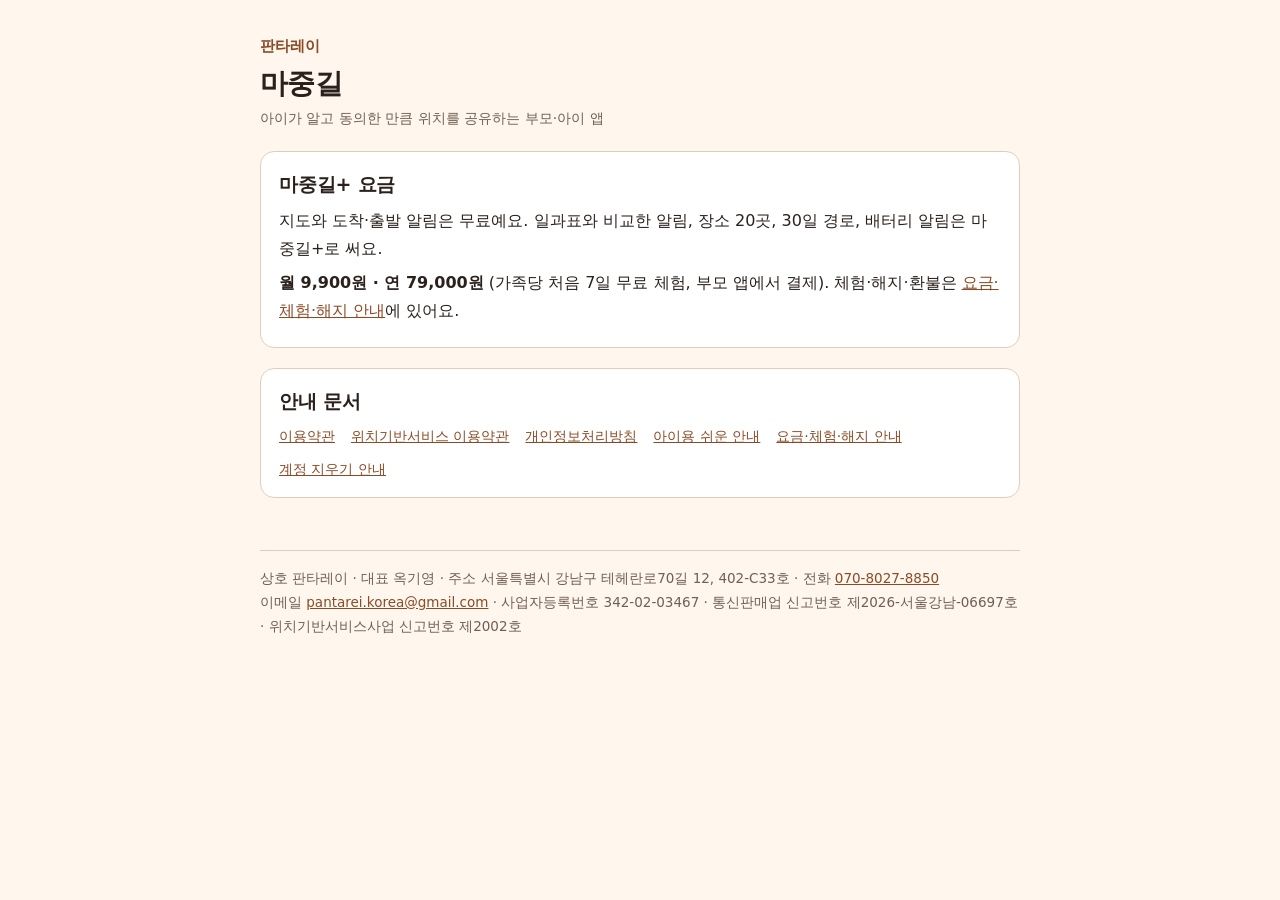
<file: index.html>
<!doctype html>
<html lang="ko">
<head>
<meta charset="utf-8">
<meta name="viewport" content="width=device-width,initial-scale=1,viewport-fit=cover">
<title>마중길</title>
<link rel="stylesheet" href="style.css">
</head>
<body>
<main>
<header>
  <span class="brand">판타레이</span>
  <h1>마중길</h1>
  <p class="meta">아이가 알고 동의한 만큼 위치를 공유하는 부모·아이 앱</p>
</header>

<div class="box">
  <h2 style="margin-top:0">마중길+ 요금</h2>
  <p>지도와 도착·출발 알림은 무료예요. 일과표와 비교한 알림, 장소 20곳, 30일 경로, 배터리 알림은 마중길+로 써요.</p>
  <p><b>월 9,900원 · 연 79,000원</b> (가족당 처음 7일 무료 체험, 부모 앱에서 결제). 체험·해지·환불은 <a href="pricing.html">요금·체험·해지 안내</a>에 있어요.</p>
</div>

<div class="box">
  <h2 style="margin-top:0">안내 문서</h2>
  <nav class="docs" aria-label="정책 문서">
  <a href="terms.html">이용약관</a><a href="location-terms.html">위치기반서비스 이용약관</a><a href="privacy.html">개인정보처리방침</a><a href="kids.html">아이용 쉬운 안내</a><a href="pricing.html">요금·체험·해지 안내</a><a href="delete-account.html">계정 지우기 안내</a>
</nav>
</div>

<footer>
  상호 판타레이 · 대표 옥기영 · 주소 서울특별시 강남구 테헤란로70길 12, 402-C33호 · 전화 <a href="tel:07080278850">070-8027-8850</a><br>
  이메일 <a href="mailto:pantarei.korea@gmail.com">pantarei.korea@gmail.com</a> · 사업자등록번호 342-02-03467 · 통신판매업 신고번호 제2026-서울강남-06697호 · 위치기반서비스사업 신고번호 제2002호
</footer>
</main>
</body>
</html>
</file>
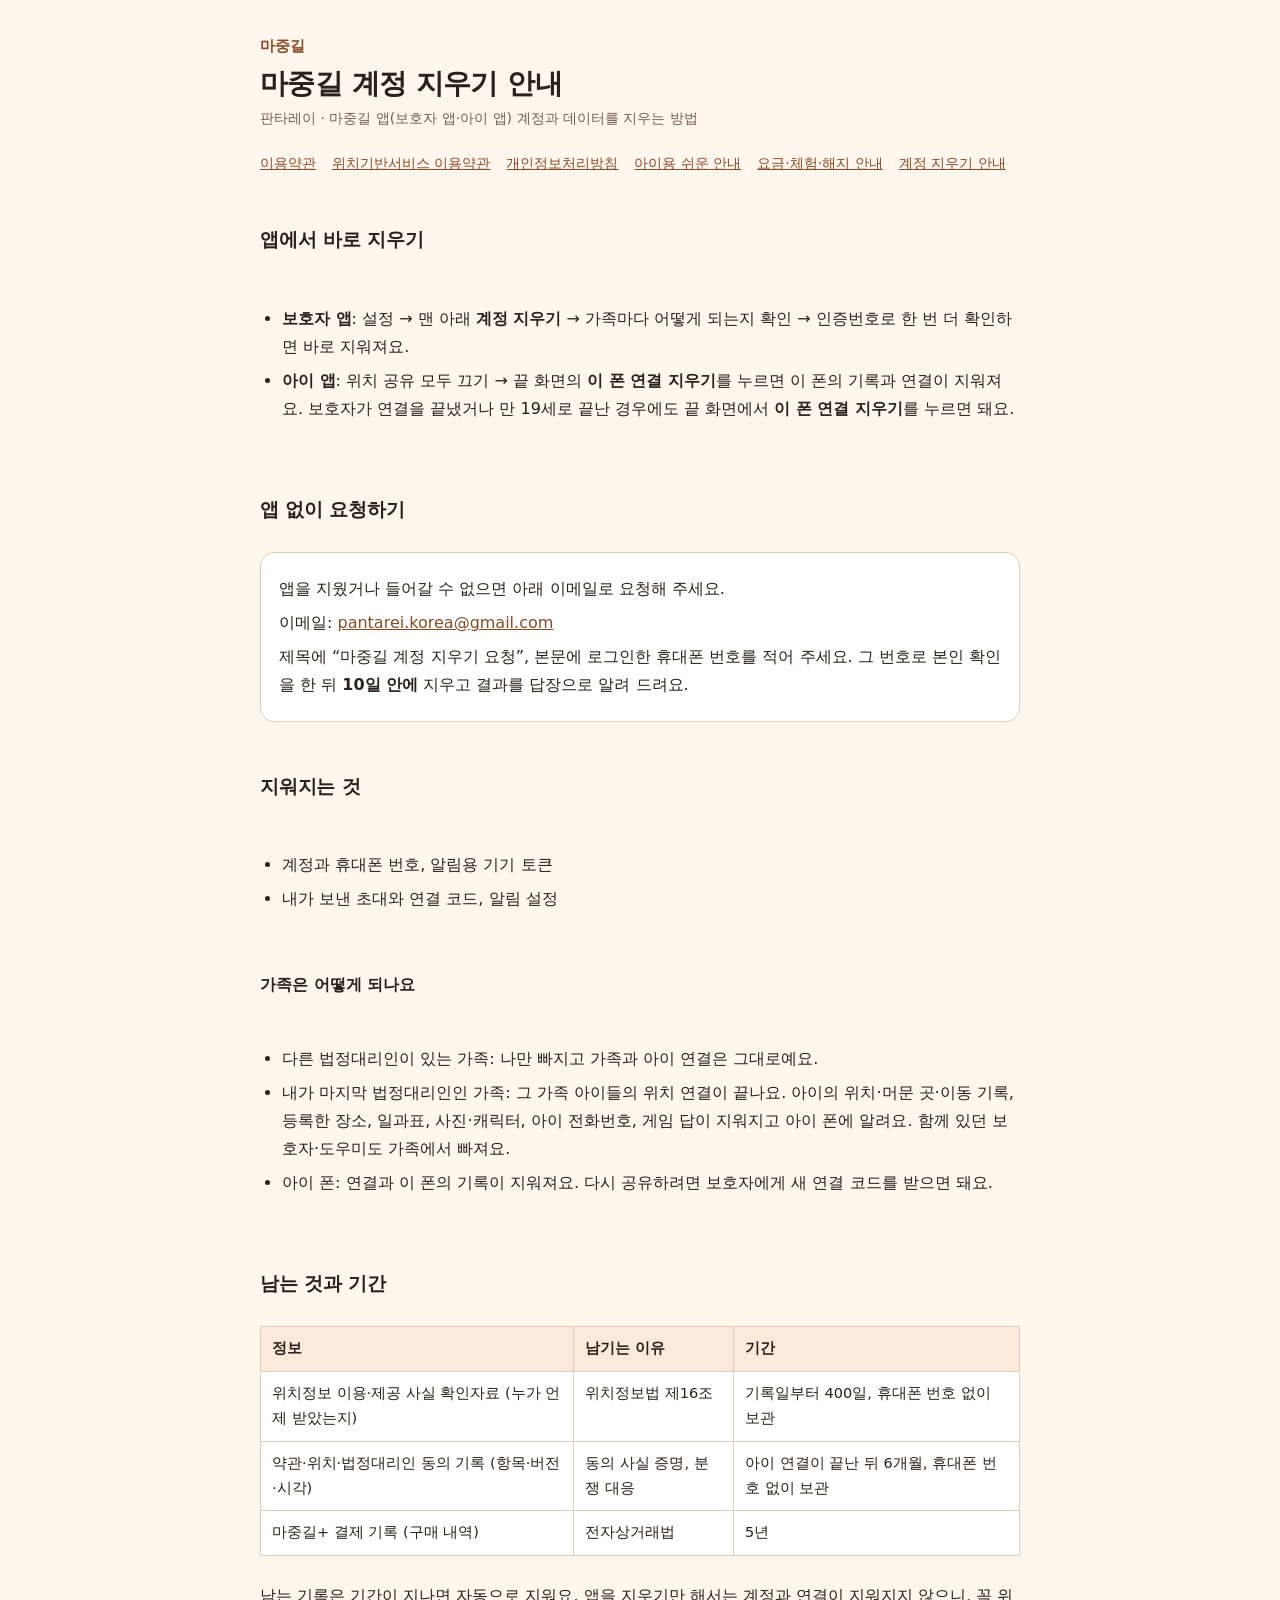
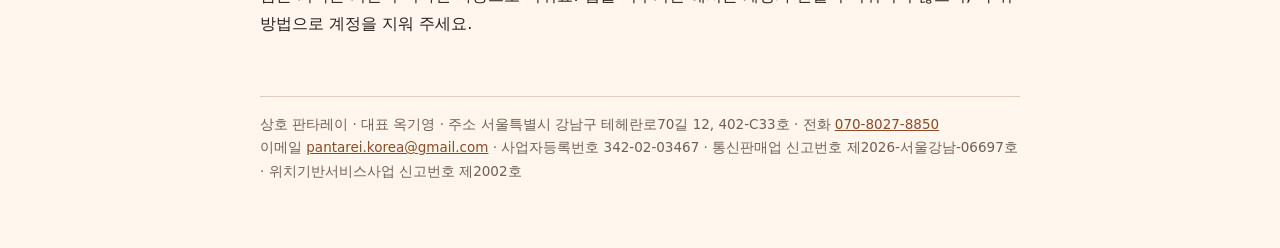
<file: delete-account.html>
<!doctype html>
<html lang="ko">
<head>
<meta charset="utf-8">
<meta name="viewport" content="width=device-width,initial-scale=1,viewport-fit=cover">
<title>마중길 계정 지우기 안내</title>
<link rel="stylesheet" href="style.css">
</head>
<body>
<main>
<header>
  <a class="brand" href="index.html">마중길</a>
  <h1>마중길 계정 지우기 안내</h1>
  <p class="meta">판타레이 · 마중길 앱(보호자 앱·아이 앱) 계정과 데이터를 지우는 방법</p>
</header>
<!-- 파일 이름 delete-account는 Play 콘솔에 넣은 주소라 그대로 둔다. 말은 '계정 지우기' (말 맞추기 2-4, 2026-11-25) -->
<nav class="docs" aria-label="정책 문서">
  <a href="terms.html">이용약관</a><a href="location-terms.html">위치기반서비스 이용약관</a><a href="privacy.html">개인정보처리방침</a><a href="kids.html">아이용 쉬운 안내</a><a href="pricing.html">요금·체험·해지 안내</a><a href="delete-account.html">계정 지우기 안내</a>
</nav>

<h2>앱에서 바로 지우기</h2>
<ul>
  <li><b>보호자 앱</b>: 설정 → 맨 아래 <b>계정 지우기</b> → 가족마다 어떻게 되는지 확인 → 인증번호로 한 번 더 확인하면 바로 지워져요.</li>
  <li><b>아이 앱</b>: 위치 공유 모두 끄기 → 끝 화면의 <b>이 폰 연결 지우기</b>를 누르면 이 폰의 기록과 연결이 지워져요. 보호자가 연결을 끝냈거나 만 19세로 끝난 경우에도 끝 화면에서 <b>이 폰 연결 지우기</b>를 누르면 돼요.</li>
</ul>

<h2>앱 없이 요청하기</h2>
<div class="box">
  <p>앱을 지웠거나 들어갈 수 없으면 아래 이메일로 요청해 주세요.</p>
  <p>이메일: <a href="mailto:pantarei.korea@gmail.com">pantarei.korea@gmail.com</a></p>
  <p>제목에 “마중길 계정 지우기 요청”, 본문에 로그인한 휴대폰 번호를 적어 주세요. 그 번호로 본인 확인을 한 뒤 <b>10일 안에</b> 지우고 결과를 답장으로 알려 드려요.</p>
</div>

<h2>지워지는 것</h2>
<ul>
  <li>계정과 휴대폰 번호, 알림용 기기 토큰</li>
  <li>내가 보낸 초대와 연결 코드, 알림 설정</li>
</ul>
<h3>가족은 어떻게 되나요</h3>
<ul>
  <li>다른 법정대리인이 있는 가족: 나만 빠지고 가족과 아이 연결은 그대로예요.</li>
  <li>내가 마지막 법정대리인인 가족: 그 가족 아이들의 위치 연결이 끝나요. 아이의 위치·머문 곳·이동 기록, 등록한 장소, 일과표, 사진·캐릭터, 아이 전화번호, 게임 답이 지워지고 아이 폰에 알려요. 함께 있던 보호자·도우미도 가족에서 빠져요.</li>
  <li>아이 폰: 연결과 이 폰의 기록이 지워져요. 다시 공유하려면 보호자에게 새 연결 코드를 받으면 돼요.</li>
</ul>

<h2>남는 것과 기간</h2>
<div class="tw"><table>
  <thead><tr><th>정보</th><th>남기는 이유</th><th>기간</th></tr></thead>
  <tbody>
    <tr><td>위치정보 이용·제공 사실 확인자료 (누가 언제 받았는지)</td><td>위치정보법 제16조</td><td>기록일부터 400일, 휴대폰 번호 없이 보관</td></tr>
    <tr><td>약관·위치·법정대리인 동의 기록 (항목·버전·시각)</td><td>동의 사실 증명, 분쟁 대응</td><td>아이 연결이 끝난 뒤 6개월, 휴대폰 번호 없이 보관</td></tr>
    <tr><td>마중길+ 결제 기록 (구매 내역)</td><td>전자상거래법</td><td>5년</td></tr>
  </tbody>
</table></div>
<p>남는 기록은 기간이 지나면 자동으로 지워요. 앱을 지우기만 해서는 계정과 연결이 지워지지 않으니, 꼭 위 방법으로 계정을 지워 주세요.</p>

<footer>
  상호 판타레이 · 대표 옥기영 · 주소 서울특별시 강남구 테헤란로70길 12, 402-C33호 · 전화 <a href="tel:07080278850">070-8027-8850</a><br>
  이메일 <a href="mailto:pantarei.korea@gmail.com">pantarei.korea@gmail.com</a> · 사업자등록번호 342-02-03467 · 통신판매업 신고번호 제2026-서울강남-06697호 · 위치기반서비스사업 신고번호 제2002호
</footer>
</main>
</body>
</html>
</file>
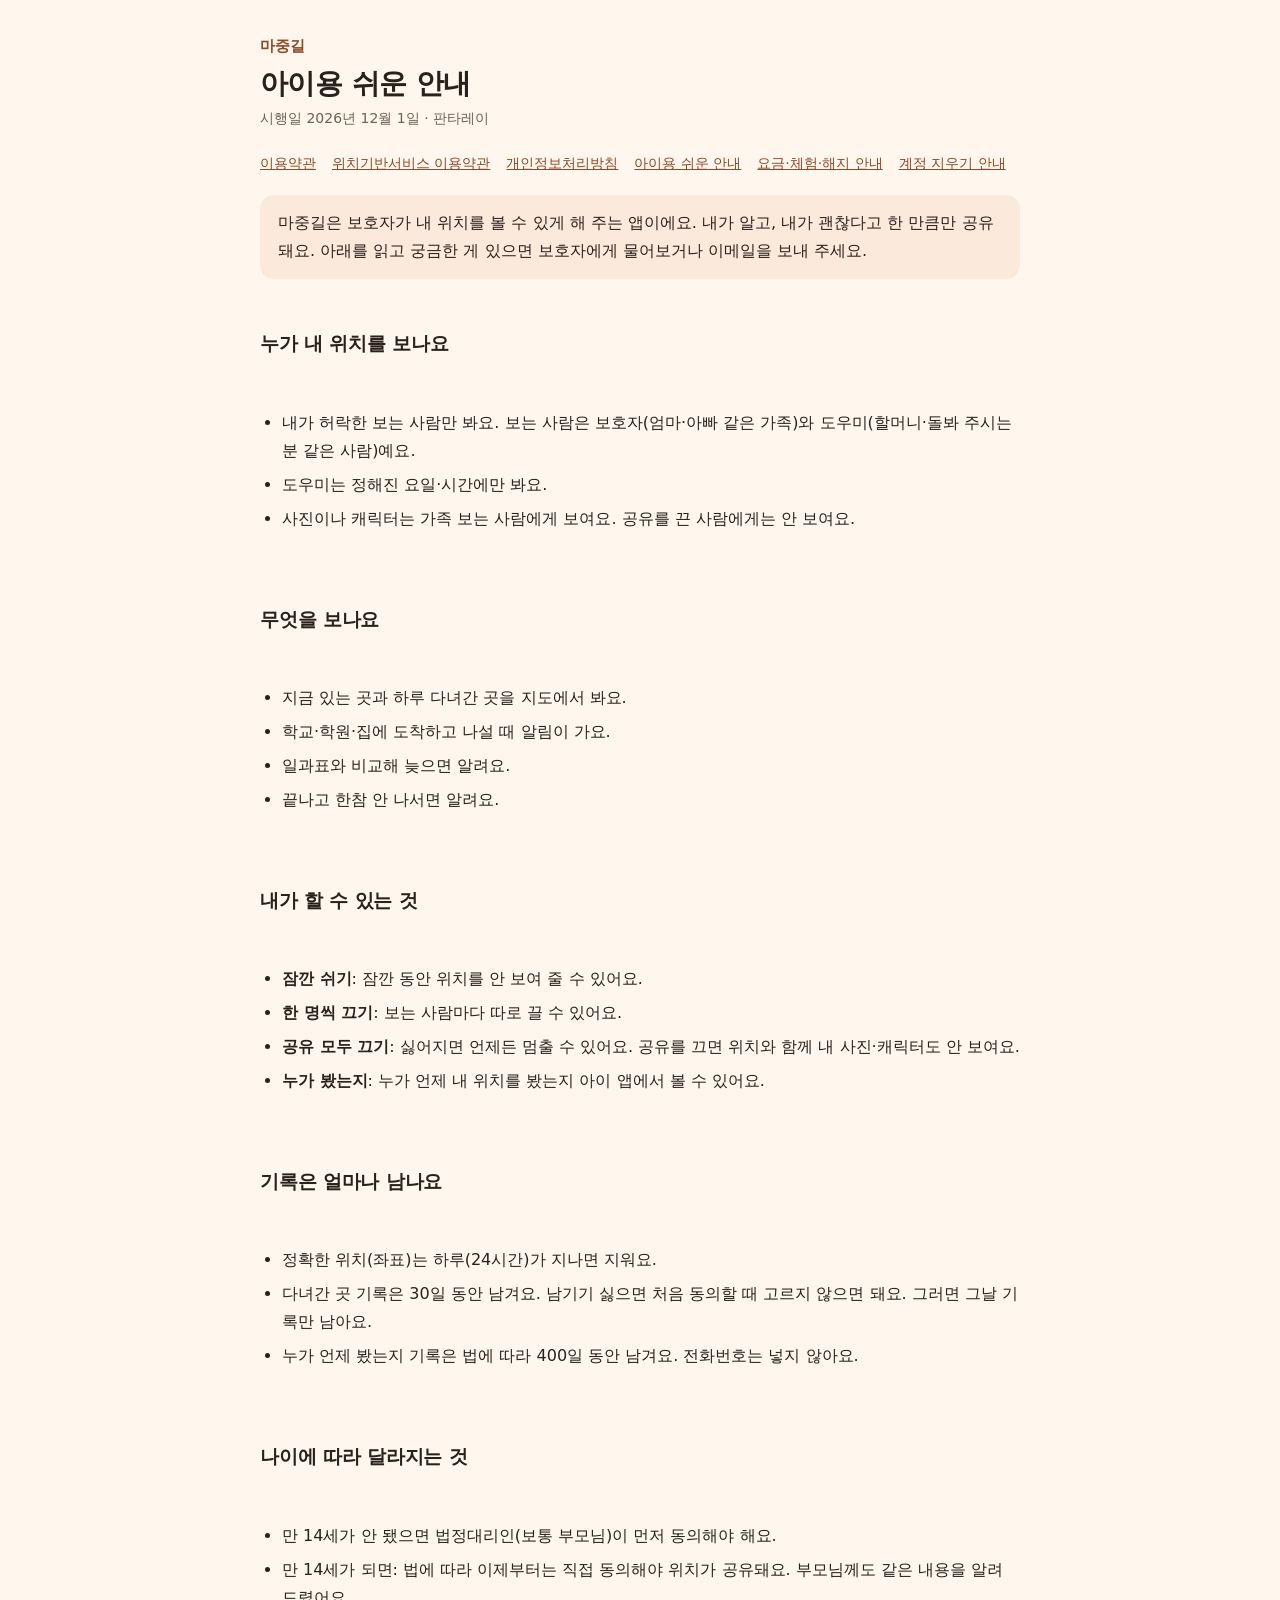
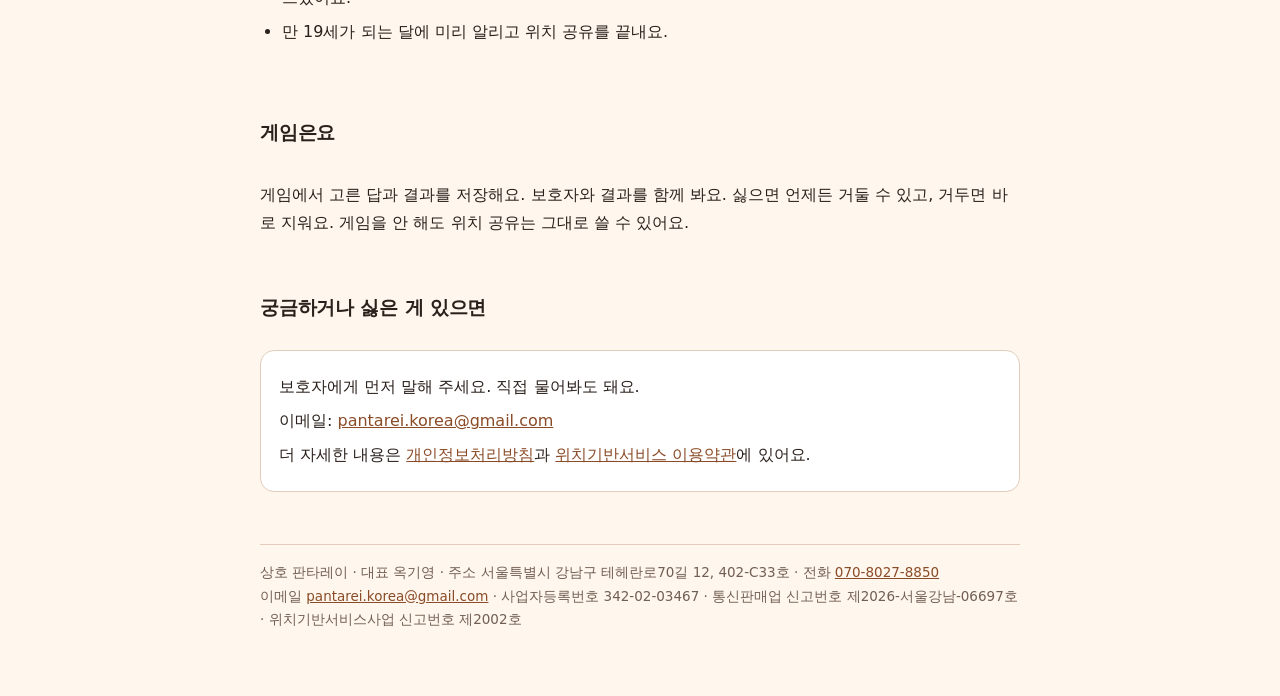
<file: kids.html>
<!doctype html>
<html lang="ko">
<head>
<meta charset="utf-8">
<meta name="viewport" content="width=device-width,initial-scale=1,viewport-fit=cover">
<title>마중길 아이용 쉬운 안내</title>
<link rel="stylesheet" href="style.css">
</head>
<body>
<main>
<header>
  <a class="brand" href="index.html">마중길</a>
  <h1>아이용 쉬운 안내</h1>
  <p class="meta">시행일 2026년 12월 1일 · 판타레이</p>
</header>
<!-- 초안 (계획 판 p4-1, 2026-11-25). 개인정보 보호법 제22조의2 제3항: 아동에게 알기 쉽게. 아이 앱 동의 문구(src/features/child/consentCopy.ts)와 같은 문장을 쓰고, 시험 policiesWebSync가 맞춰 본다 -->
<nav class="docs" aria-label="정책 문서">
  <a href="terms.html">이용약관</a><a href="location-terms.html">위치기반서비스 이용약관</a><a href="privacy.html">개인정보처리방침</a><a href="kids.html">아이용 쉬운 안내</a><a href="pricing.html">요금·체험·해지 안내</a><a href="delete-account.html">계정 지우기 안내</a>
</nav>

<div class="soft">마중길은 보호자가 내 위치를 볼 수 있게 해 주는 앱이에요. 내가 알고, 내가 괜찮다고 한 만큼만 공유돼요. 아래를 읽고 궁금한 게 있으면 보호자에게 물어보거나 이메일을 보내 주세요.</div>

<h2>누가 내 위치를 보나요</h2>
<ul>
  <li>내가 허락한 보는 사람만 봐요. 보는 사람은 보호자(엄마·아빠 같은 가족)와 도우미(할머니·돌봐 주시는 분 같은 사람)예요.</li>
  <li>도우미는 정해진 요일·시간에만 봐요.</li>
  <li>사진이나 캐릭터는 가족 보는 사람에게 보여요. 공유를 끈 사람에게는 안 보여요.</li>
</ul>

<h2>무엇을 보나요</h2>
<ul>
  <li>지금 있는 곳과 하루 다녀간 곳을 지도에서 봐요.</li>
  <li>학교·학원·집에 도착하고 나설 때 알림이 가요.</li>
  <li>일과표와 비교해 늦으면 알려요.</li>
  <li>끝나고 한참 안 나서면 알려요.</li>
</ul>

<h2>내가 할 수 있는 것</h2>
<ul>
  <li><b>잠깐 쉬기</b>: 잠깐 동안 위치를 안 보여 줄 수 있어요.</li>
  <li><b>한 명씩 끄기</b>: 보는 사람마다 따로 끌 수 있어요.</li>
  <li><b>공유 모두 끄기</b>: 싫어지면 언제든 멈출 수 있어요. 공유를 끄면 위치와 함께 내 사진·캐릭터도 안 보여요.</li>
  <li><b>누가 봤는지</b>: 누가 언제 내 위치를 봤는지 아이 앱에서 볼 수 있어요.</li>
</ul>

<h2>기록은 얼마나 남나요</h2>
<ul>
  <li>정확한 위치(좌표)는 하루(24시간)가 지나면 지워요.</li>
  <li>다녀간 곳 기록은 30일 동안 남겨요. 남기기 싫으면 처음 동의할 때 고르지 않으면 돼요. 그러면 그날 기록만 남아요.</li>
  <li>누가 언제 봤는지 기록은 법에 따라 400일 동안 남겨요. 전화번호는 넣지 않아요.</li>
</ul>

<h2>나이에 따라 달라지는 것</h2>
<ul>
  <li>만 14세가 안 됐으면 법정대리인(보통 부모님)이 먼저 동의해야 해요.</li>
  <li>만 14세가 되면: 법에 따라 이제부터는 직접 동의해야 위치가 공유돼요. 부모님께도 같은 내용을 알려 드렸어요.</li>
  <li>만 19세가 되는 달에 미리 알리고 위치 공유를 끝내요.</li>
</ul>

<h2>게임은요</h2>
<p>게임에서 고른 답과 결과를 저장해요. 보호자와 결과를 함께 봐요. 싫으면 언제든 거둘 수 있고, 거두면 바로 지워요. 게임을 안 해도 위치 공유는 그대로 쓸 수 있어요.</p>

<h2>궁금하거나 싫은 게 있으면</h2>
<div class="box">
  <p>보호자에게 먼저 말해 주세요. 직접 물어봐도 돼요.</p>
  <p>이메일: <a href="mailto:pantarei.korea@gmail.com">pantarei.korea@gmail.com</a></p>
  <p>더 자세한 내용은 <a href="privacy.html">개인정보처리방침</a>과 <a href="location-terms.html">위치기반서비스 이용약관</a>에 있어요.</p>
</div>

<footer>
  상호 판타레이 · 대표 옥기영 · 주소 서울특별시 강남구 테헤란로70길 12, 402-C33호 · 전화 <a href="tel:07080278850">070-8027-8850</a><br>
  이메일 <a href="mailto:pantarei.korea@gmail.com">pantarei.korea@gmail.com</a> · 사업자등록번호 342-02-03467 · 통신판매업 신고번호 제2026-서울강남-06697호 · 위치기반서비스사업 신고번호 제2002호
</footer>
</main>
</body>
</html>
</file>
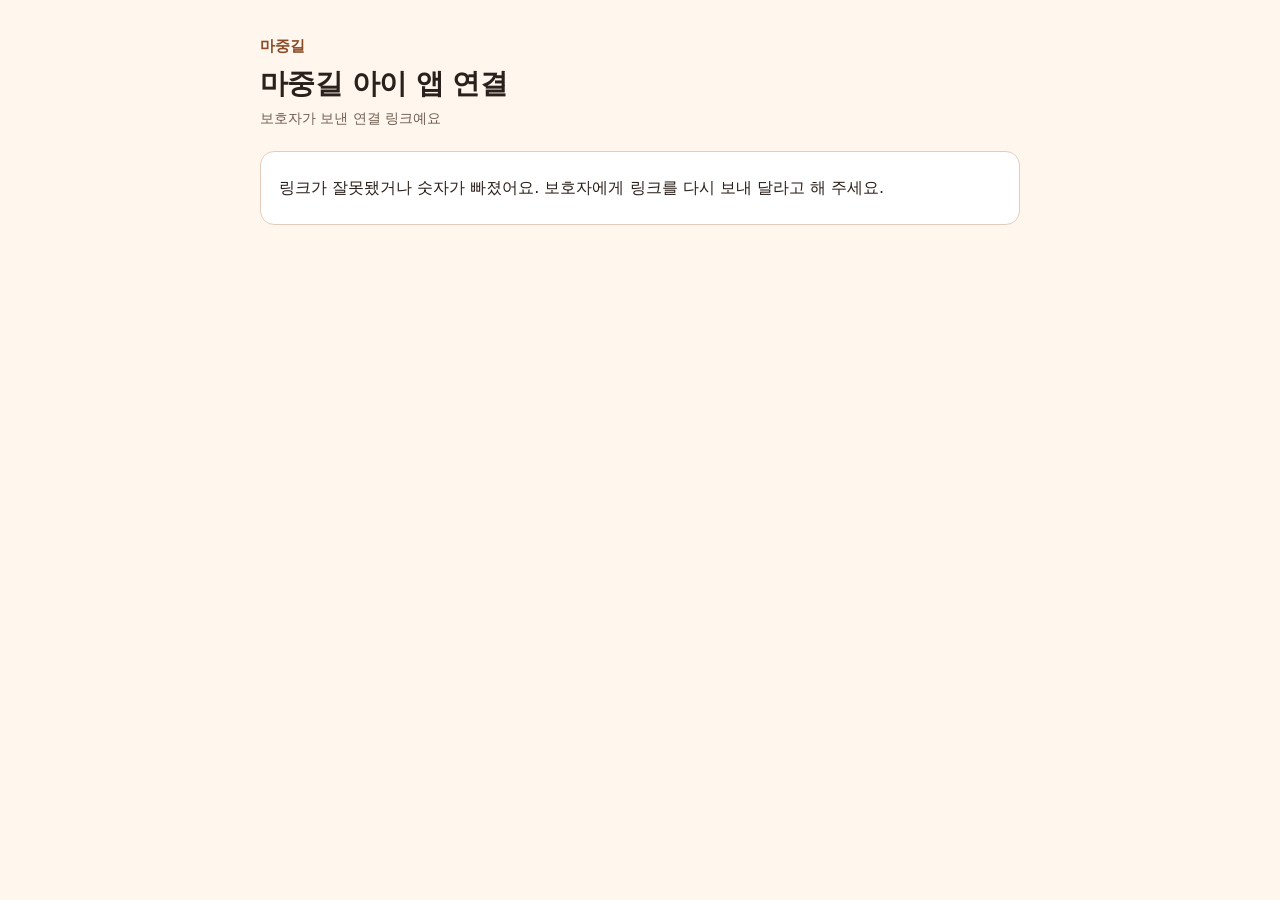
<file: link.html>
<!doctype html>
<html lang="ko">
<head>
<meta charset="utf-8">
<meta name="viewport" content="width=device-width,initial-scale=1,viewport-fit=cover">
<meta name="robots" content="noindex,nofollow">
<meta name="referrer" content="no-referrer">
<title>마중길 아이 앱 연결</title>
<link rel="stylesheet" href="style.css">
<style>
  /* 이 페이지에만 쓰는 버튼·숫자 (공용 style.css는 건드리지 않는다) */
  .button{display:block;text-align:center;padding:16px;border-radius:14px;background:var(--accent);color:#fff;font-weight:800;font-size:17px;text-decoration:none}
  .code{font-size:32px;font-weight:800;letter-spacing:4px;text-align:center;margin:8px 0 0}
</style>
</head>
<body>
<!--
  아이 폰 연결 링크 (Q2, 2026-11-21 사용자 결정 A). 보호자 앱이 보내는 주소: link.html#c=123456
  - 숫자는 # 뒤에 둔다: 브라우저가 서버로 보내지 않아 GitHub 접속 기록에 남지 않는다. 이 페이지는 바깥 스크립트·통계를 쓰지 않는다
  - 안드로이드: 아이 앱을 연다(majunggilkid://link?c=…). 앱이 없으면 Play 스토어로 가며 설치 정보(referrer)에 c=…를 담는다
    → 설치 뒤 아이 앱 연결하기 화면이 그 숫자를 채운다. 연결은 아이가 [연결하기]를 직접 눌러야 된다
  - 아이폰 (2026-11-25 아이폰 점검표): 저절로 넘기지 않고 [앱 열기] 버튼만 (앱이 없으면 사파리가 '주소가 유효하지 않음' 창을 띄워서, 반뼘 초대 페이지와 같게).
    App Store 버튼은 APP_STORE_ID가 생기면 보이고, 그 전엔 '아이폰 앱은 곧 나와요' 한 줄
  - 그 밖(PC)·앱이 안 열릴 때: 숫자를 보여 주고 손으로 넣게 한다
  - 원본은 05-family-app 저장소 web/policies/link.html. 고치면 공개 저장소(3th9396-lang/majunggil)에 복사해 올린다
-->
<main>
<header>
  <span class="brand">마중길</span>
  <h1>마중길 아이 앱 연결</h1>
  <p class="meta">보호자가 보낸 연결 링크예요</p>
</header>

<div id="ok" hidden>
  <div id="android" hidden>
    <p><a id="open" class="button" href="#">마중길 아이 앱 열기</a></p>
    <p>앱이 없으면 설치 화면으로 가요. 설치한 뒤 앱을 열면 숫자가 들어가 있어요. 숫자가 없으면 이 링크를 한 번 더 눌러 주세요.</p>
  </div>
  <div id="ios" hidden>
    <p><a id="iosOpen" class="button" href="#">마중길 아이 앱 열기</a></p>
    <p><a id="appStore" class="button" href="#" hidden>App Store에서 받기</a></p>
    <p class="meta" id="iosSoon" hidden>아이폰 앱은 곧 나와요.</p>
    <p>앱이 열리지 않으면 아이 앱을 설치하고 열어서 아래 숫자를 넣어 주세요.</p>
  </div>
  <div class="box">
    <p>링크가 안 열리면 아이 앱에 이 숫자를 넣어요</p>
    <p class="code" id="code"></p>
  </div>
</div>

<div id="bad" hidden class="box">
  <p>링크가 잘못됐거나 숫자가 빠졌어요. 보호자에게 링크를 다시 보내 달라고 해 주세요.</p>
</div>
</main>
<script>
(function () {
  var PKG = 'kr.pantarei.majunggil.child';
  var raw = (location.hash || '').replace(/^#/, '') + '&' + (location.search || '').replace(/^\?/, '');
  var code = null;
  raw.split('&').forEach(function (p) {
    var i = p.indexOf('=');
    if (i > 0 && p.slice(0, i) === 'c') {
      try { code = decodeURIComponent(p.slice(i + 1)); } catch (e) { code = null; }
    }
  });
  if (!code || !/^[0-9]{6}$/.test(code)) {
    document.getElementById('bad').hidden = false;
    return;
  }
  document.getElementById('ok').hidden = false;
  document.getElementById('code').textContent = code.slice(0, 3) + ' ' + code.slice(3);
  var ua = navigator.userAgent;
  var android = /android/i.test(ua);
  // 아이폰·아이패드 (아이패드 사파리는 맥처럼 보이지만 터치가 있다)
  var ios = /iPhone|iPad|iPod/i.test(ua) || (/Macintosh/i.test(ua) && navigator.maxTouchPoints > 1);
  // App Store 앱 번호. 출시 전이라 null (null이면 App Store 버튼을 숨기고 '곧 나와요')
  var APP_STORE_ID = null;
  var scheme = 'majunggilkid://link?c=' + code;
  if (android) {
    var store = 'https://play.google.com/store/apps/details?id=' + PKG + '&referrer=' + encodeURIComponent('c=' + code);
    var href = 'intent://link?c=' + code + '#Intent;scheme=majunggilkid;package=' + PKG + ';S.browser_fallback_url=' + encodeURIComponent(store) + ';end';
    document.getElementById('android').hidden = false;
    document.getElementById('open').href = href;
    // 안드로이드는 열리자마자 한 번 앱으로 (막히는 브라우저는 버튼으로)
    setTimeout(function () { location.href = href; }, 300);
  } else if (ios) {
    document.getElementById('ios').hidden = false;
    document.getElementById('iosOpen').href = scheme; // 누를 때만 연다 (저절로 넘기지 않음)
    if (APP_STORE_ID) {
      var a = document.getElementById('appStore');
      a.href = 'https://apps.apple.com/kr/app/id' + APP_STORE_ID;
      a.hidden = false;
    } else {
      document.getElementById('iosSoon').hidden = false;
    }
  }
})();
</script>
</body>
</html>
</file>
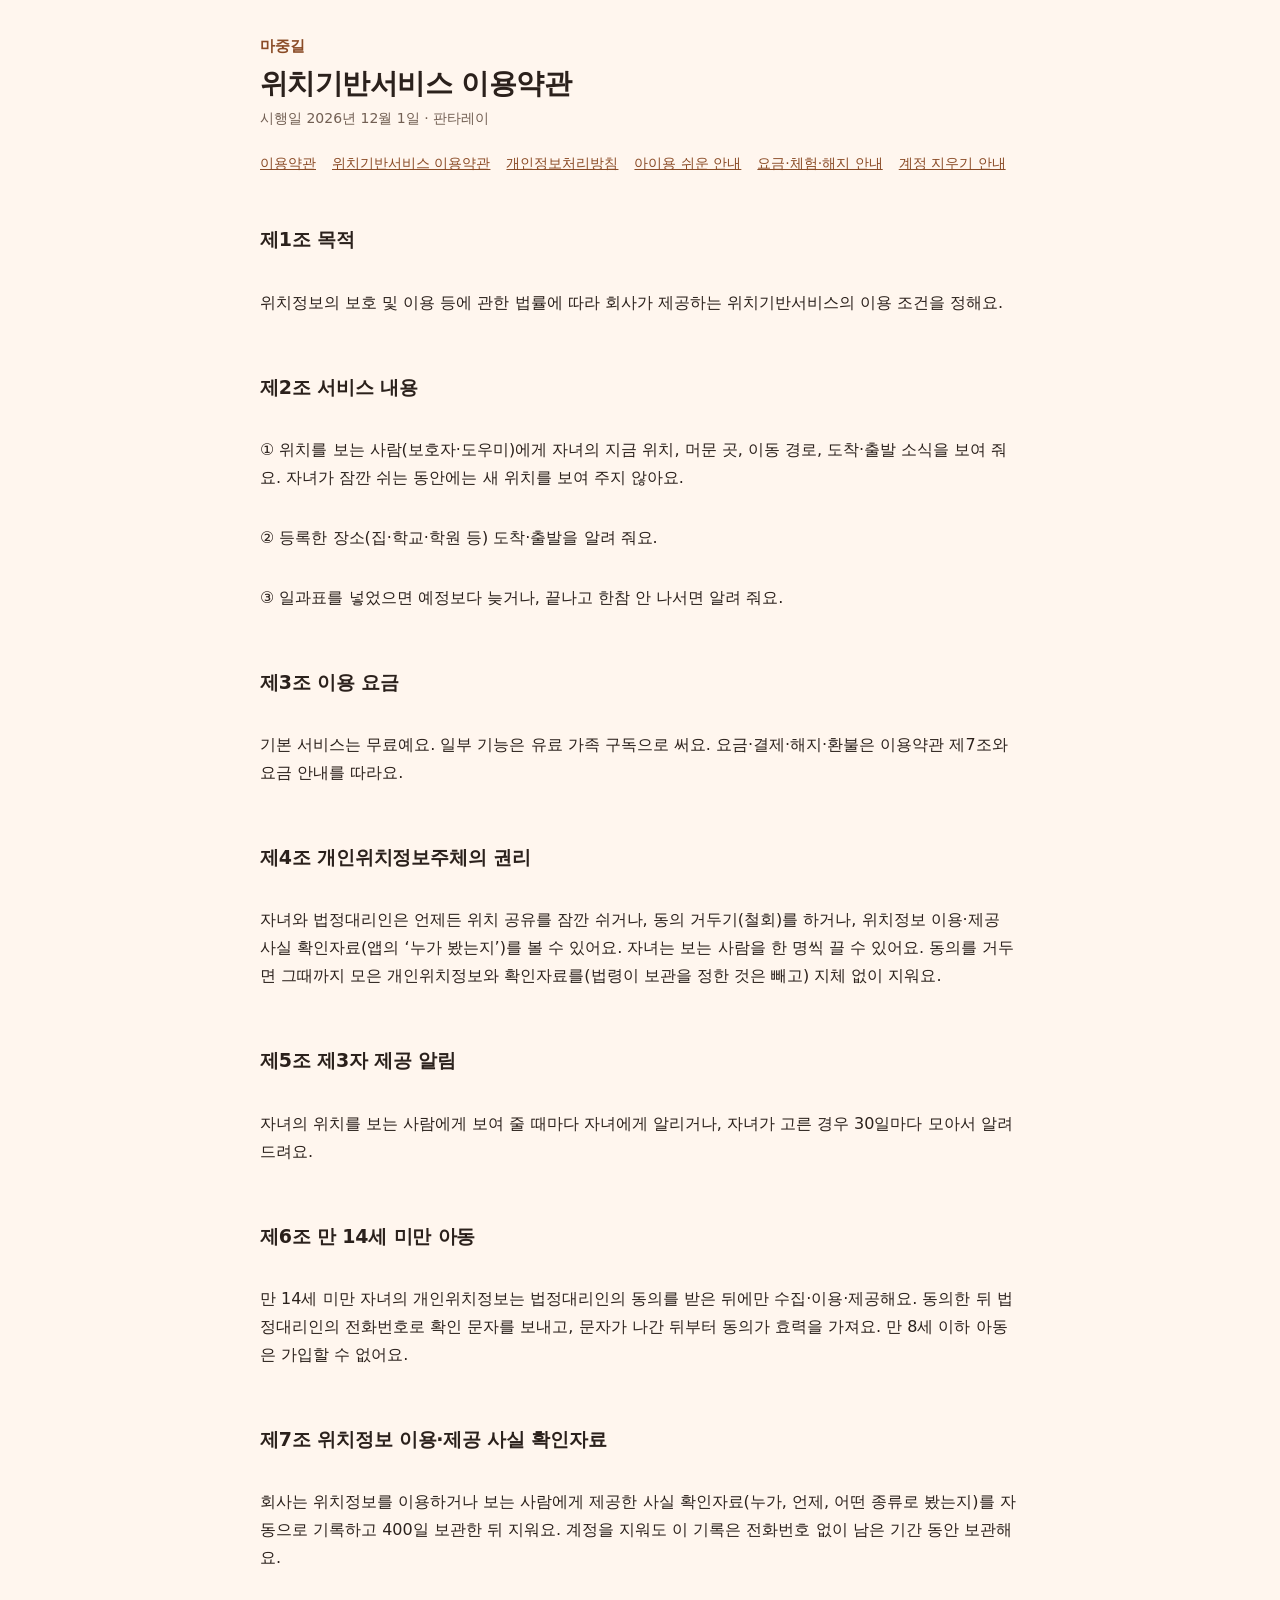
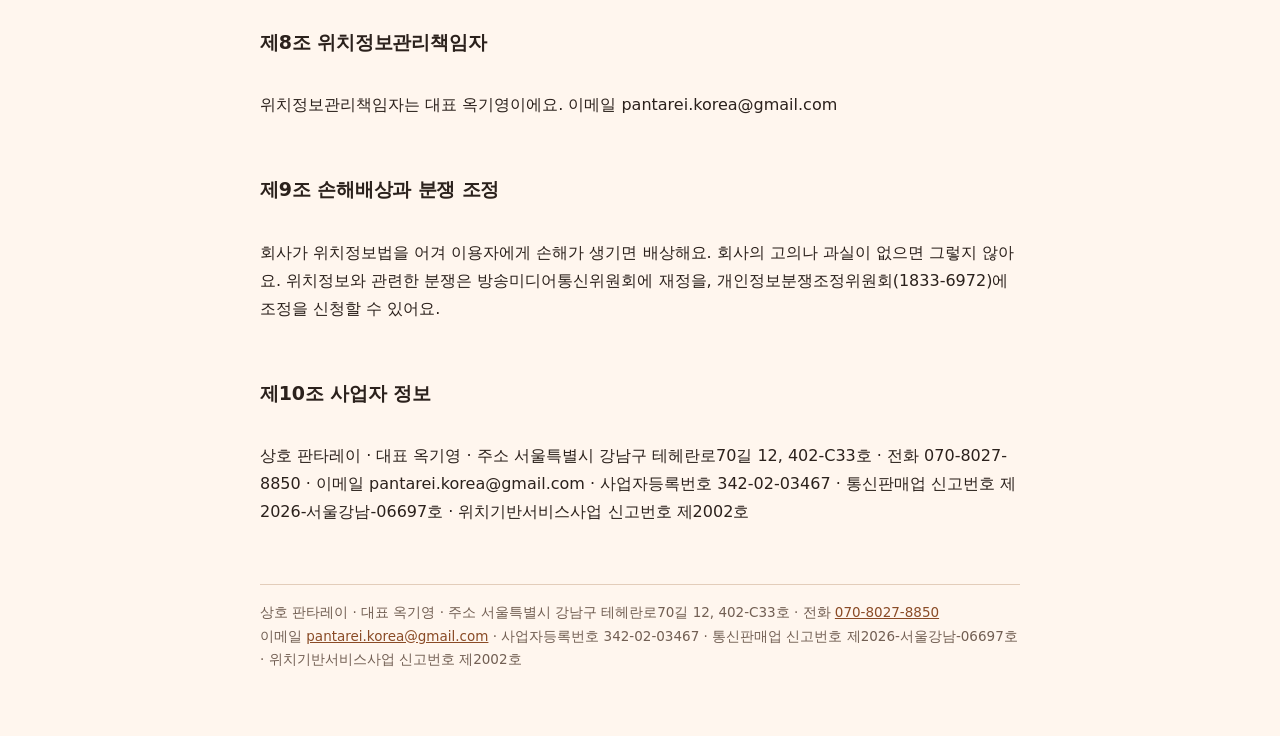
<file: location-terms.html>
<!doctype html>
<html lang="ko">
<head>
<meta charset="utf-8">
<meta name="viewport" content="width=device-width,initial-scale=1,viewport-fit=cover">
<title>마중길 위치기반서비스 이용약관</title>
<link rel="stylesheet" href="style.css">
</head>
<body>
<main>
<header>
  <a class="brand" href="index.html">마중길</a>
  <h1>위치기반서비스 이용약관</h1>
  <p class="meta">시행일 2026년 12월 1일 · 판타레이</p>
</header>

<!-- 이 파일은 앱 원본 src/features/consent/termsText.ts에서 만든다. 직접 고치지 말고 원본을 고친 뒤 UPDATE_POLICIES=1 npx jest policiesWebSync -->
<nav class="docs" aria-label="정책 문서">
  <a href="terms.html">이용약관</a><a href="location-terms.html">위치기반서비스 이용약관</a><a href="privacy.html">개인정보처리방침</a><a href="kids.html">아이용 쉬운 안내</a><a href="pricing.html">요금·체험·해지 안내</a><a href="delete-account.html">계정 지우기 안내</a>
</nav>

<h2>제1조 목적</h2>
<p>위치정보의 보호 및 이용 등에 관한 법률에 따라 회사가 제공하는 위치기반서비스의 이용 조건을 정해요.</p>

<h2>제2조 서비스 내용</h2>
<p>① 위치를 보는 사람(보호자·도우미)에게 자녀의 지금 위치, 머문 곳, 이동 경로, 도착·출발 소식을 보여 줘요. 자녀가 잠깐 쉬는 동안에는 새 위치를 보여 주지 않아요.</p>
<p>② 등록한 장소(집·학교·학원 등) 도착·출발을 알려 줘요.</p>
<p>③ 일과표를 넣었으면 예정보다 늦거나, 끝나고 한참 안 나서면 알려 줘요.</p>

<h2>제3조 이용 요금</h2>
<p>기본 서비스는 무료예요. 일부 기능은 유료 가족 구독으로 써요. 요금·결제·해지·환불은 이용약관 제7조와 요금 안내를 따라요.</p>

<h2>제4조 개인위치정보주체의 권리</h2>
<p>자녀와 법정대리인은 언제든 위치 공유를 잠깐 쉬거나, 동의 거두기(철회)를 하거나, 위치정보 이용·제공 사실 확인자료(앱의 ‘누가 봤는지’)를 볼 수 있어요. 자녀는 보는 사람을 한 명씩 끌 수 있어요. 동의를 거두면 그때까지 모은 개인위치정보와 확인자료를(법령이 보관을 정한 것은 빼고) 지체 없이 지워요.</p>

<h2>제5조 제3자 제공 알림</h2>
<p>자녀의 위치를 보는 사람에게 보여 줄 때마다 자녀에게 알리거나, 자녀가 고른 경우 30일마다 모아서 알려 드려요.</p>

<h2>제6조 만 14세 미만 아동</h2>
<p>만 14세 미만 자녀의 개인위치정보는 법정대리인의 동의를 받은 뒤에만 수집·이용·제공해요. 동의한 뒤 법정대리인의 전화번호로 확인 문자를 보내고, 문자가 나간 뒤부터 동의가 효력을 가져요. 만 8세 이하 아동은 가입할 수 없어요.</p>

<h2>제7조 위치정보 이용·제공 사실 확인자료</h2>
<p>회사는 위치정보를 이용하거나 보는 사람에게 제공한 사실 확인자료(누가, 언제, 어떤 종류로 봤는지)를 자동으로 기록하고 400일 보관한 뒤 지워요. 계정을 지워도 이 기록은 전화번호 없이 남은 기간 동안 보관해요.</p>

<h2>제8조 위치정보관리책임자</h2>
<p>위치정보관리책임자는 대표 옥기영이에요. 이메일 pantarei.korea@gmail.com</p>

<h2>제9조 손해배상과 분쟁 조정</h2>
<p>회사가 위치정보법을 어겨 이용자에게 손해가 생기면 배상해요. 회사의 고의나 과실이 없으면 그렇지 않아요. 위치정보와 관련한 분쟁은 방송미디어통신위원회에 재정을, 개인정보분쟁조정위원회(1833-6972)에 조정을 신청할 수 있어요.</p>

<h2>제10조 사업자 정보</h2>
<p>상호 판타레이 · 대표 옥기영 · 주소 서울특별시 강남구 테헤란로70길 12, 402-C33호 · 전화 070-8027-8850 · 이메일 pantarei.korea@gmail.com · 사업자등록번호 342-02-03467 · 통신판매업 신고번호 제2026-서울강남-06697호 · 위치기반서비스사업 신고번호 제2002호</p>

<footer>
  상호 판타레이 · 대표 옥기영 · 주소 서울특별시 강남구 테헤란로70길 12, 402-C33호 · 전화 <a href="tel:07080278850">070-8027-8850</a><br>
  이메일 <a href="mailto:pantarei.korea@gmail.com">pantarei.korea@gmail.com</a> · 사업자등록번호 342-02-03467 · 통신판매업 신고번호 제2026-서울강남-06697호 · 위치기반서비스사업 신고번호 제2002호
</footer>
</main>
</body>
</html>
</file>
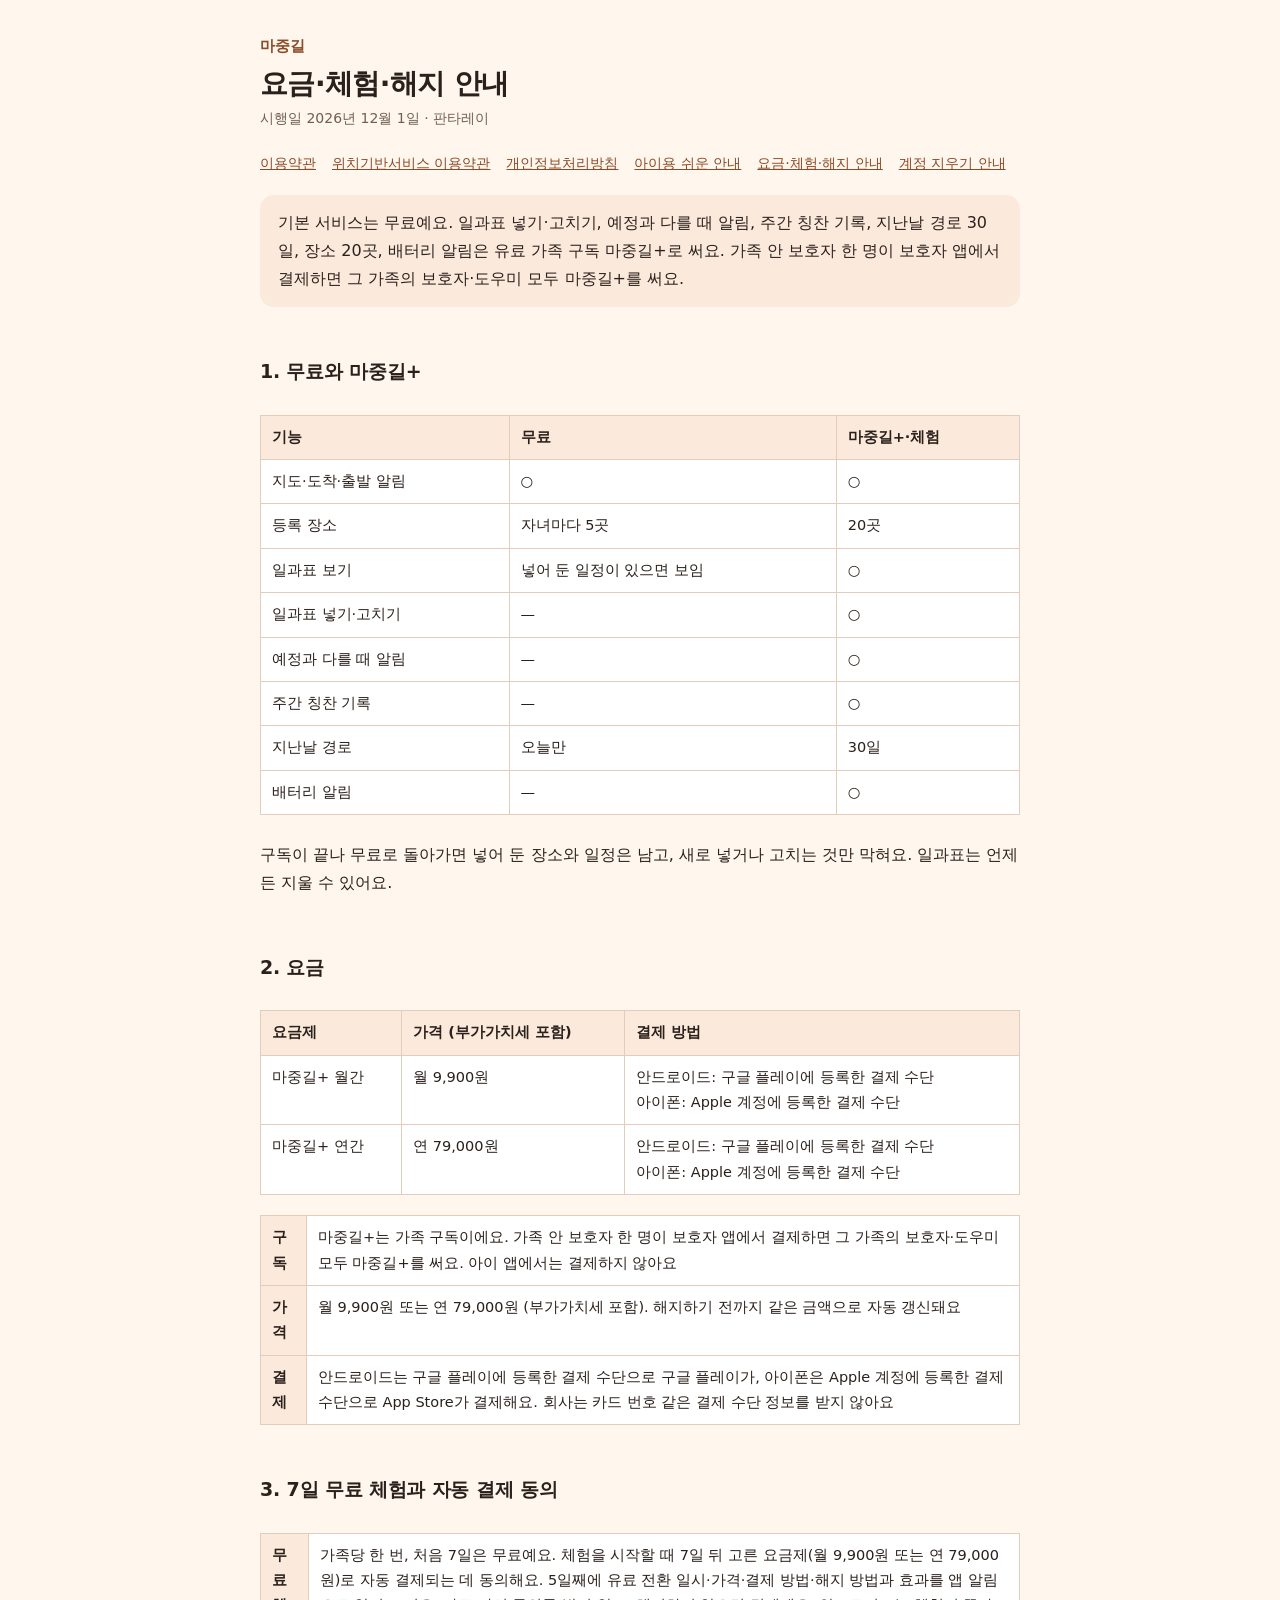
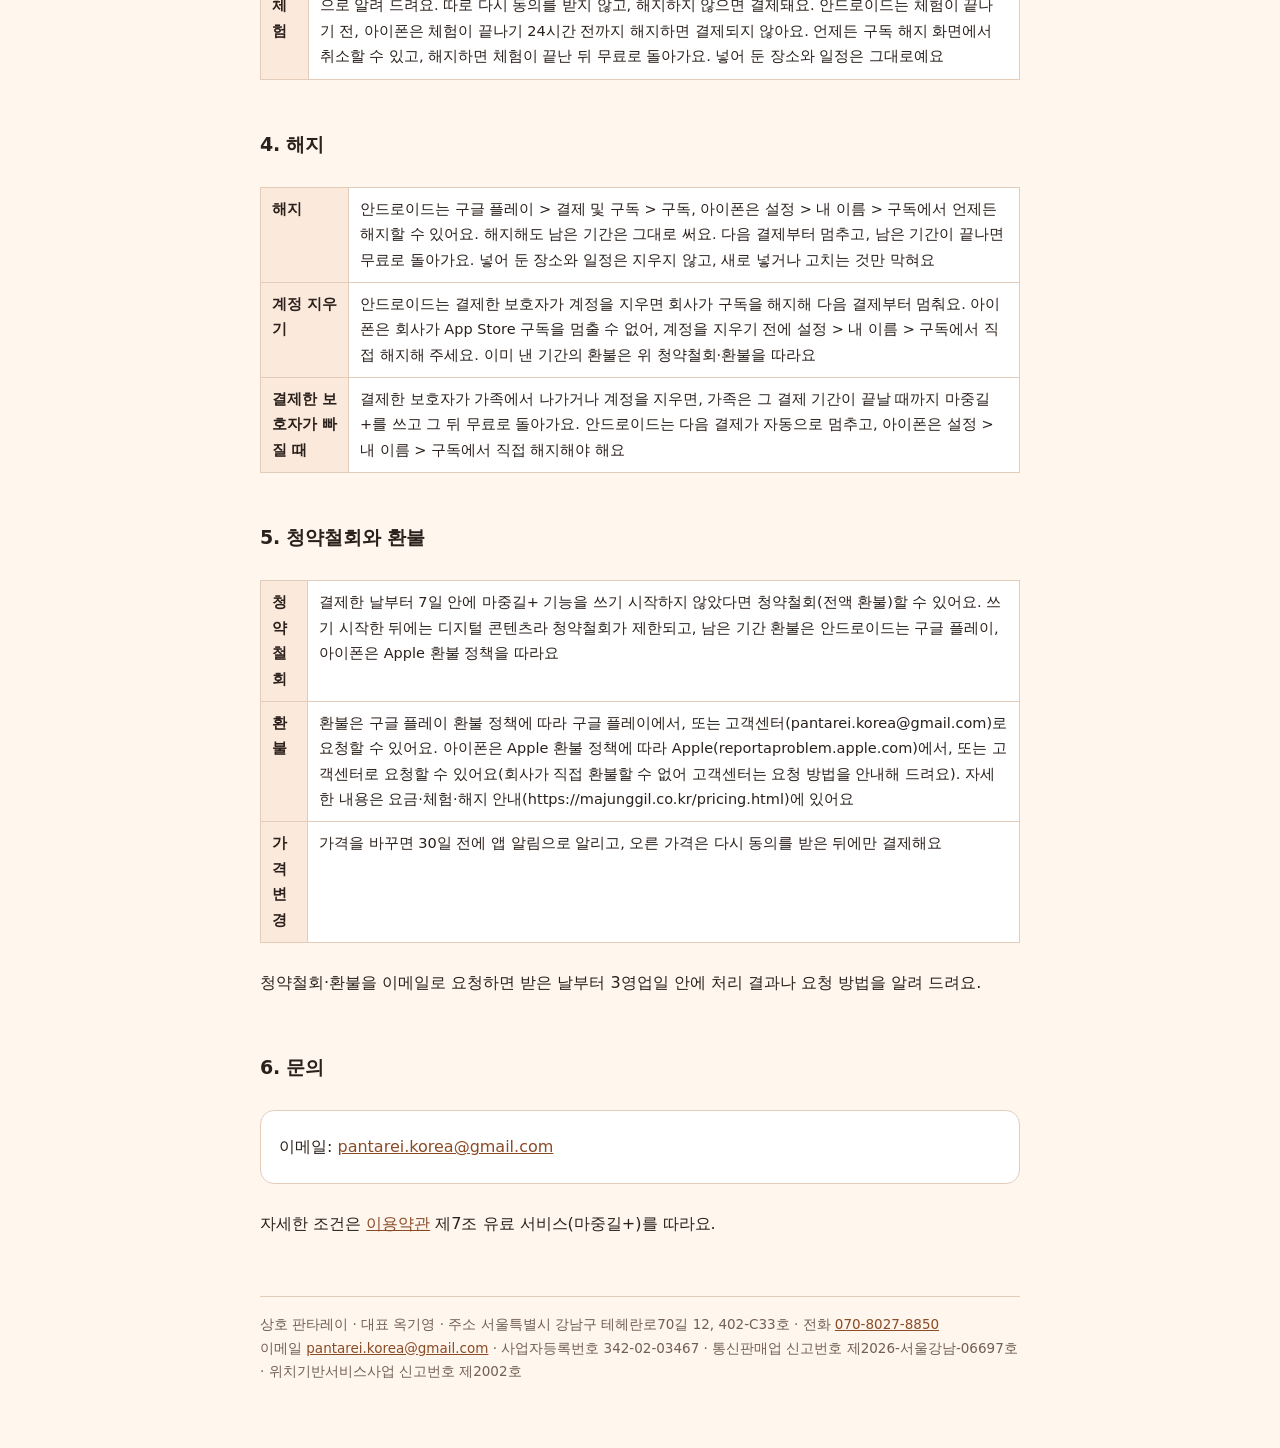
<file: pricing.html>
<!doctype html>
<html lang="ko">
<head>
<meta charset="utf-8">
<meta name="viewport" content="width=device-width,initial-scale=1,viewport-fit=cover">
<title>마중길 요금·체험·해지 안내</title>
<link rel="stylesheet" href="style.css">
</head>
<body>
<main>
<header>
  <a class="brand" href="index.html">마중길</a>
  <h1>요금·체험·해지 안내</h1>
  <p class="meta">시행일 2026년 12월 1일 · 판타레이</p>
</header>
<!-- 2026-11-25 사용자 결정(기준.md 2절): 마중길+ 월 9,900원·연 79,000원, 체험 7일 가족당 1번, 시작 때 한 번 동의 + 5일째 알림만.
     반뼘 web/policies/pricing.html 틀. 이용약관 제7조 표(termsText.ts PLUS_TERMS_TABLE)와 같은 문장 — 시험 policiesWebSync가 맞춰 본다 -->
<nav class="docs" aria-label="정책 문서">
  <a href="terms.html">이용약관</a><a href="location-terms.html">위치기반서비스 이용약관</a><a href="privacy.html">개인정보처리방침</a><a href="kids.html">아이용 쉬운 안내</a><a href="pricing.html">요금·체험·해지 안내</a><a href="delete-account.html">계정 지우기 안내</a>
</nav>

<div class="soft">기본 서비스는 무료예요. 일과표 넣기·고치기, 예정과 다를 때 알림, 주간 칭찬 기록, 지난날 경로 30일, 장소 20곳, 배터리 알림은 유료 가족 구독 마중길+로 써요. 가족 안 보호자 한 명이 보호자 앱에서 결제하면 그 가족의 보호자·도우미 모두 마중길+를 써요.</div>

<h2>1. 무료와 마중길+</h2>
<!-- docs/기준.md 2절 무료·유료 표 (11-25 점검, 1a · 배터리 알림 유료 11-25 사용자). 표가 바뀌면 같이 고친다 -->
<div class="tw"><table>
  <thead><tr><th>기능</th><th>무료</th><th>마중길+·체험</th></tr></thead>
  <tbody>
    <tr><td>지도·도착·출발 알림</td><td>○</td><td>○</td></tr>
    <tr><td>등록 장소</td><td>자녀마다 5곳</td><td>20곳</td></tr>
    <tr><td>일과표 보기</td><td>넣어 둔 일정이 있으면 보임</td><td>○</td></tr>
    <tr><td>일과표 넣기·고치기</td><td>—</td><td>○</td></tr>
    <tr><td>예정과 다를 때 알림</td><td>—</td><td>○</td></tr>
    <tr><td>주간 칭찬 기록</td><td>—</td><td>○</td></tr>
    <tr><td>지난날 경로</td><td>오늘만</td><td>30일</td></tr>
    <tr><td>배터리 알림</td><td>—</td><td>○</td></tr>
  </tbody>
</table></div>
<p>구독이 끝나 무료로 돌아가면 넣어 둔 장소와 일정은 남고, 새로 넣거나 고치는 것만 막혀요. 일과표는 언제든 지울 수 있어요.</p>

<h2>2. 요금</h2>
<div class="tw"><table>
  <thead><tr><th>요금제</th><th>가격 (부가가치세 포함)</th><th>결제 방법</th></tr></thead>
  <tbody>
    <tr><td>마중길+ 월간</td><td>월 9,900원</td><td>안드로이드: 구글 플레이에 등록한 결제 수단<br>아이폰: Apple 계정에 등록한 결제 수단</td></tr>
    <tr><td>마중길+ 연간</td><td>연 79,000원</td><td>안드로이드: 구글 플레이에 등록한 결제 수단<br>아이폰: Apple 계정에 등록한 결제 수단</td></tr>
  </tbody>
</table></div>
<div class="tw"><table>
  <tbody>
    <tr><th>구독</th><td>마중길+는 가족 구독이에요. 가족 안 보호자 한 명이 보호자 앱에서 결제하면 그 가족의 보호자·도우미 모두 마중길+를 써요. 아이 앱에서는 결제하지 않아요</td></tr>
    <tr><th>가격</th><td>월 9,900원 또는 연 79,000원 (부가가치세 포함). 해지하기 전까지 같은 금액으로 자동 갱신돼요</td></tr>
    <tr><th>결제</th><td>안드로이드는 구글 플레이에 등록한 결제 수단으로 구글 플레이가, 아이폰은 Apple 계정에 등록한 결제 수단으로 App Store가 결제해요. 회사는 카드 번호 같은 결제 수단 정보를 받지 않아요</td></tr>
  </tbody>
</table></div>

<h2>3. 7일 무료 체험과 자동 결제 동의</h2>
<div class="tw"><table>
  <tbody>
    <tr><th>무료 체험</th><td>가족당 한 번, 처음 7일은 무료예요. 체험을 시작할 때 7일 뒤 고른 요금제(월 9,900원 또는 연 79,000원)로 자동 결제되는 데 동의해요. 5일째에 유료 전환 일시·가격·결제 방법·해지 방법과 효과를 앱 알림으로 알려 드려요. 따로 다시 동의를 받지 않고, 해지하지 않으면 결제돼요. 안드로이드는 체험이 끝나기 전, 아이폰은 체험이 끝나기 24시간 전까지 해지하면 결제되지 않아요. 언제든 구독 해지 화면에서 취소할 수 있고, 해지하면 체험이 끝난 뒤 무료로 돌아가요. 넣어 둔 장소와 일정은 그대로예요</td></tr>
  </tbody>
</table></div>

<h2>4. 해지</h2>
<div class="tw"><table>
  <tbody>
    <tr><th>해지</th><td>안드로이드는 구글 플레이 &gt; 결제 및 구독 &gt; 구독, 아이폰은 설정 &gt; 내 이름 &gt; 구독에서 언제든 해지할 수 있어요. 해지해도 남은 기간은 그대로 써요. 다음 결제부터 멈추고, 남은 기간이 끝나면 무료로 돌아가요. 넣어 둔 장소와 일정은 지우지 않고, 새로 넣거나 고치는 것만 막혀요</td></tr>
    <tr><th>계정 지우기</th><td>안드로이드는 결제한 보호자가 계정을 지우면 회사가 구독을 해지해 다음 결제부터 멈춰요. 아이폰은 회사가 App Store 구독을 멈출 수 없어, 계정을 지우기 전에 설정 &gt; 내 이름 &gt; 구독에서 직접 해지해 주세요. 이미 낸 기간의 환불은 위 청약철회·환불을 따라요</td></tr>
    <tr><th>결제한 보호자가 빠질 때</th><td>결제한 보호자가 가족에서 나가거나 계정을 지우면, 가족은 그 결제 기간이 끝날 때까지 마중길+를 쓰고 그 뒤 무료로 돌아가요. 안드로이드는 다음 결제가 자동으로 멈추고, 아이폰은 설정 &gt; 내 이름 &gt; 구독에서 직접 해지해야 해요</td></tr>
  </tbody>
</table></div>

<h2>5. 청약철회와 환불</h2>
<div class="tw"><table>
  <tbody>
    <tr><th>청약철회</th><td>결제한 날부터 7일 안에 마중길+ 기능을 쓰기 시작하지 않았다면 청약철회(전액 환불)할 수 있어요. 쓰기 시작한 뒤에는 디지털 콘텐츠라 청약철회가 제한되고, 남은 기간 환불은 안드로이드는 구글 플레이, 아이폰은 Apple 환불 정책을 따라요</td></tr>
    <tr><th>환불</th><td>환불은 구글 플레이 환불 정책에 따라 구글 플레이에서, 또는 고객센터(pantarei.korea@gmail.com)로 요청할 수 있어요. 아이폰은 Apple 환불 정책에 따라 Apple(reportaproblem.apple.com)에서, 또는 고객센터로 요청할 수 있어요(회사가 직접 환불할 수 없어 고객센터는 요청 방법을 안내해 드려요). 자세한 내용은 요금·체험·해지 안내(https://majunggil.co.kr/pricing.html)에 있어요</td></tr>
    <tr><th>가격 변경</th><td>가격을 바꾸면 30일 전에 앱 알림으로 알리고, 오른 가격은 다시 동의를 받은 뒤에만 결제해요</td></tr>
  </tbody>
</table></div>
<p>청약철회·환불을 이메일로 요청하면 받은 날부터 3영업일 안에 처리 결과나 요청 방법을 알려 드려요.</p>

<h2>6. 문의</h2>
<div class="box"><p>이메일: <a href="mailto:pantarei.korea@gmail.com">pantarei.korea@gmail.com</a></p></div>
<p>자세한 조건은 <a href="terms.html">이용약관</a> 제7조 유료 서비스(마중길+)를 따라요.</p>

<footer>
  상호 판타레이 · 대표 옥기영 · 주소 서울특별시 강남구 테헤란로70길 12, 402-C33호 · 전화 <a href="tel:07080278850">070-8027-8850</a><br>
  이메일 <a href="mailto:pantarei.korea@gmail.com">pantarei.korea@gmail.com</a> · 사업자등록번호 342-02-03467 · 통신판매업 신고번호 제2026-서울강남-06697호 · 위치기반서비스사업 신고번호 제2002호
</footer>
</main>
</body>
</html>
</file>
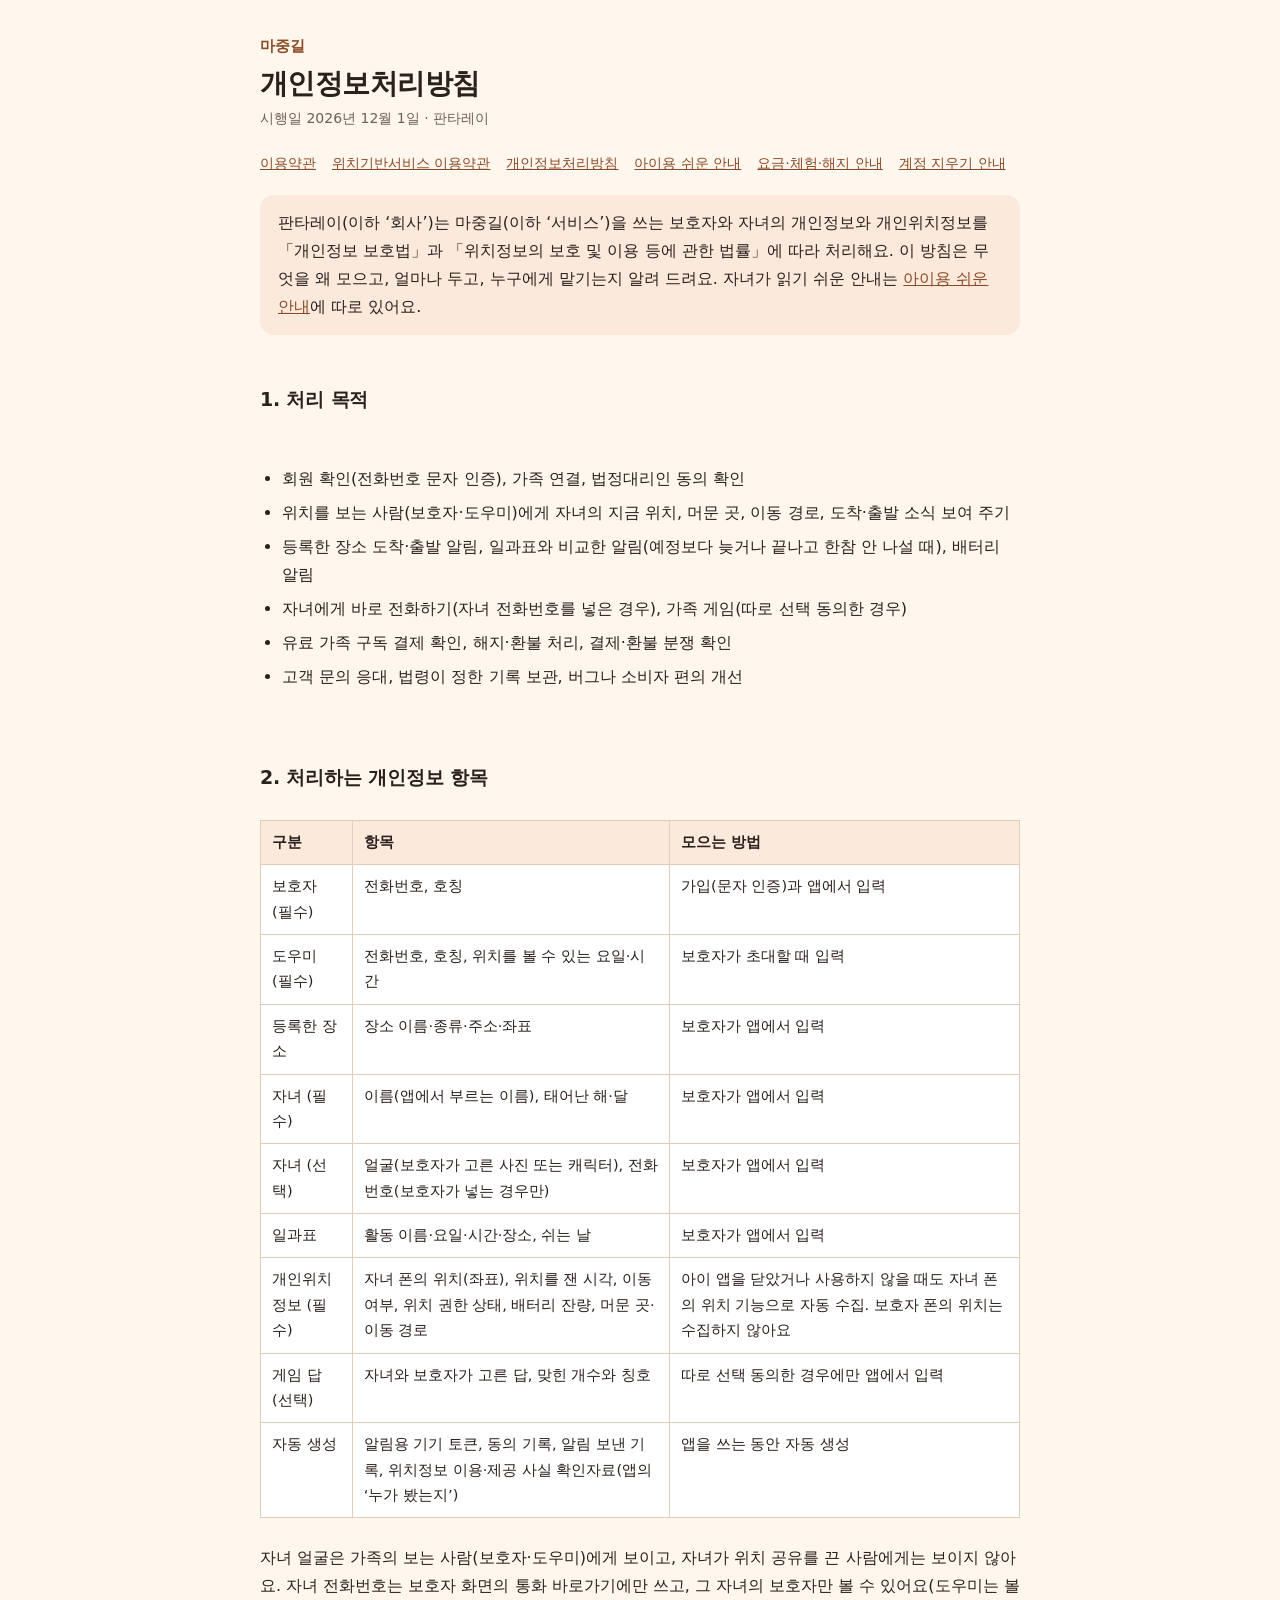
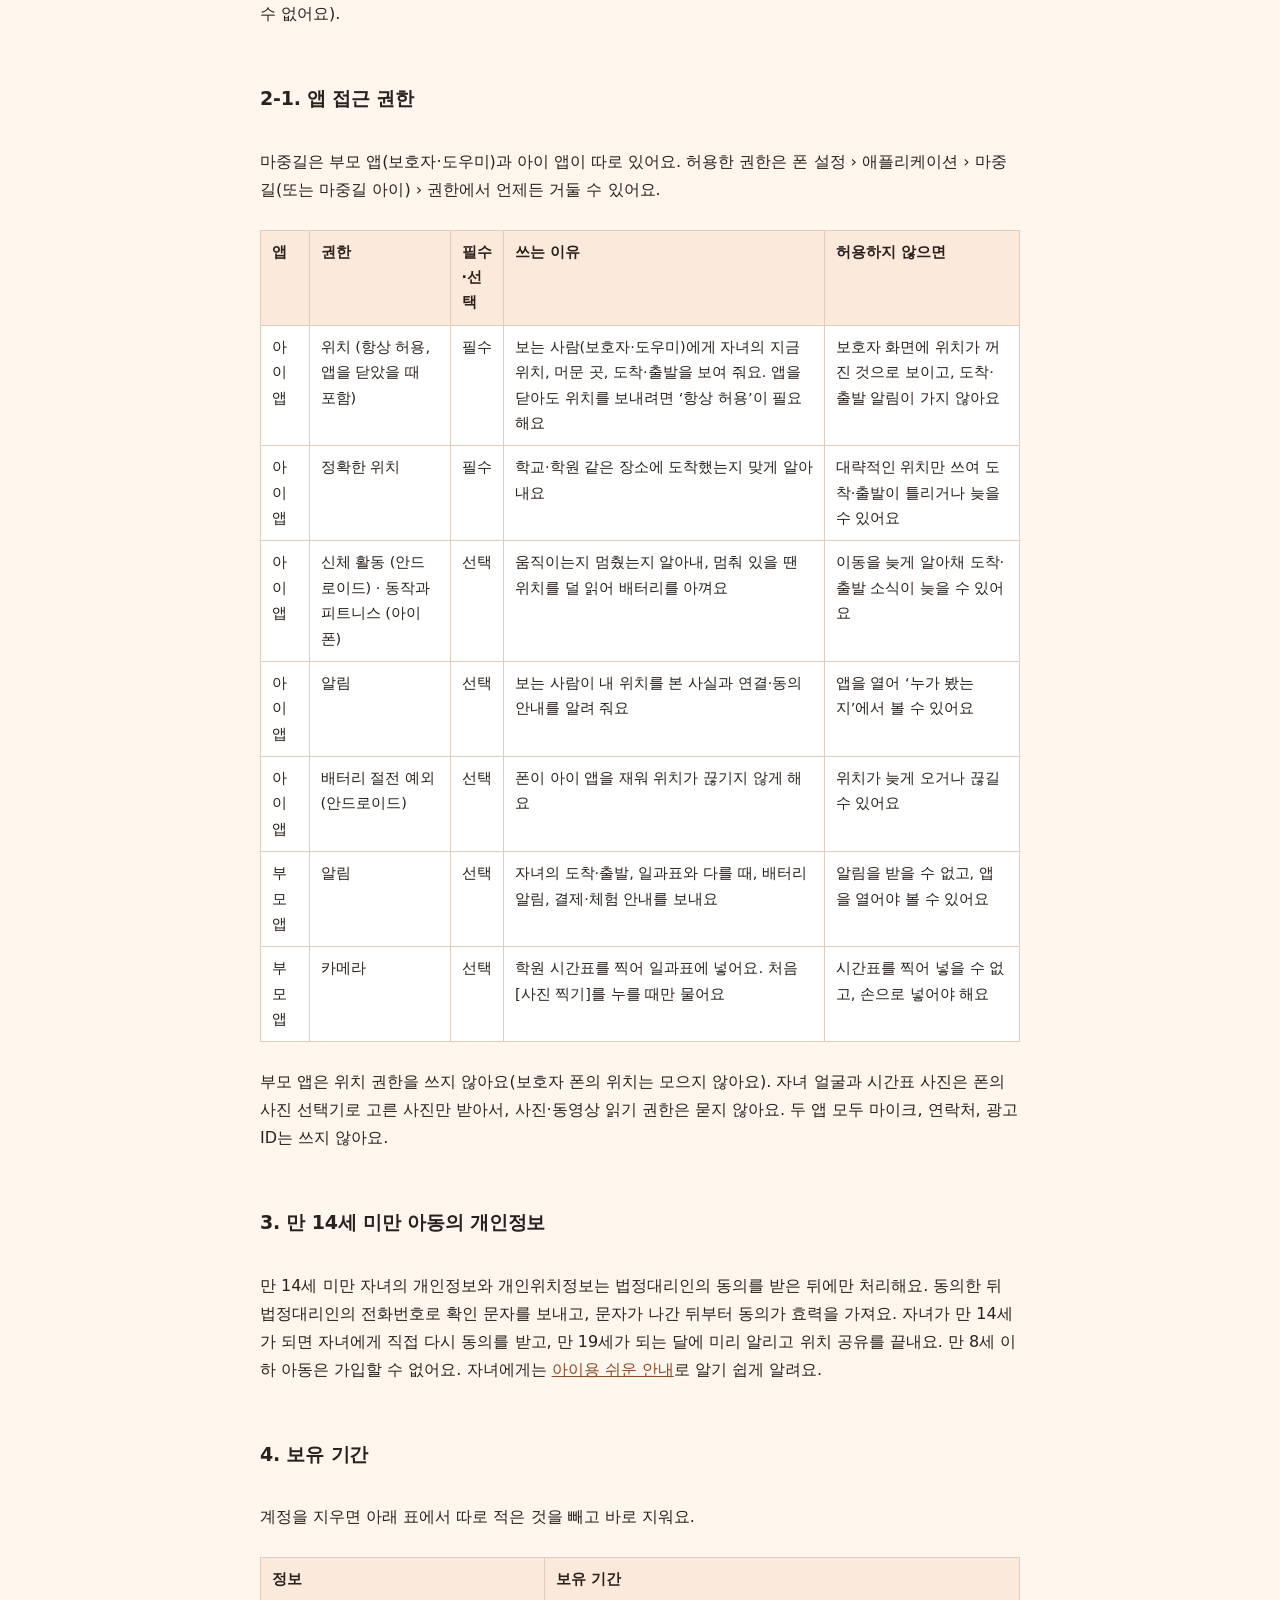
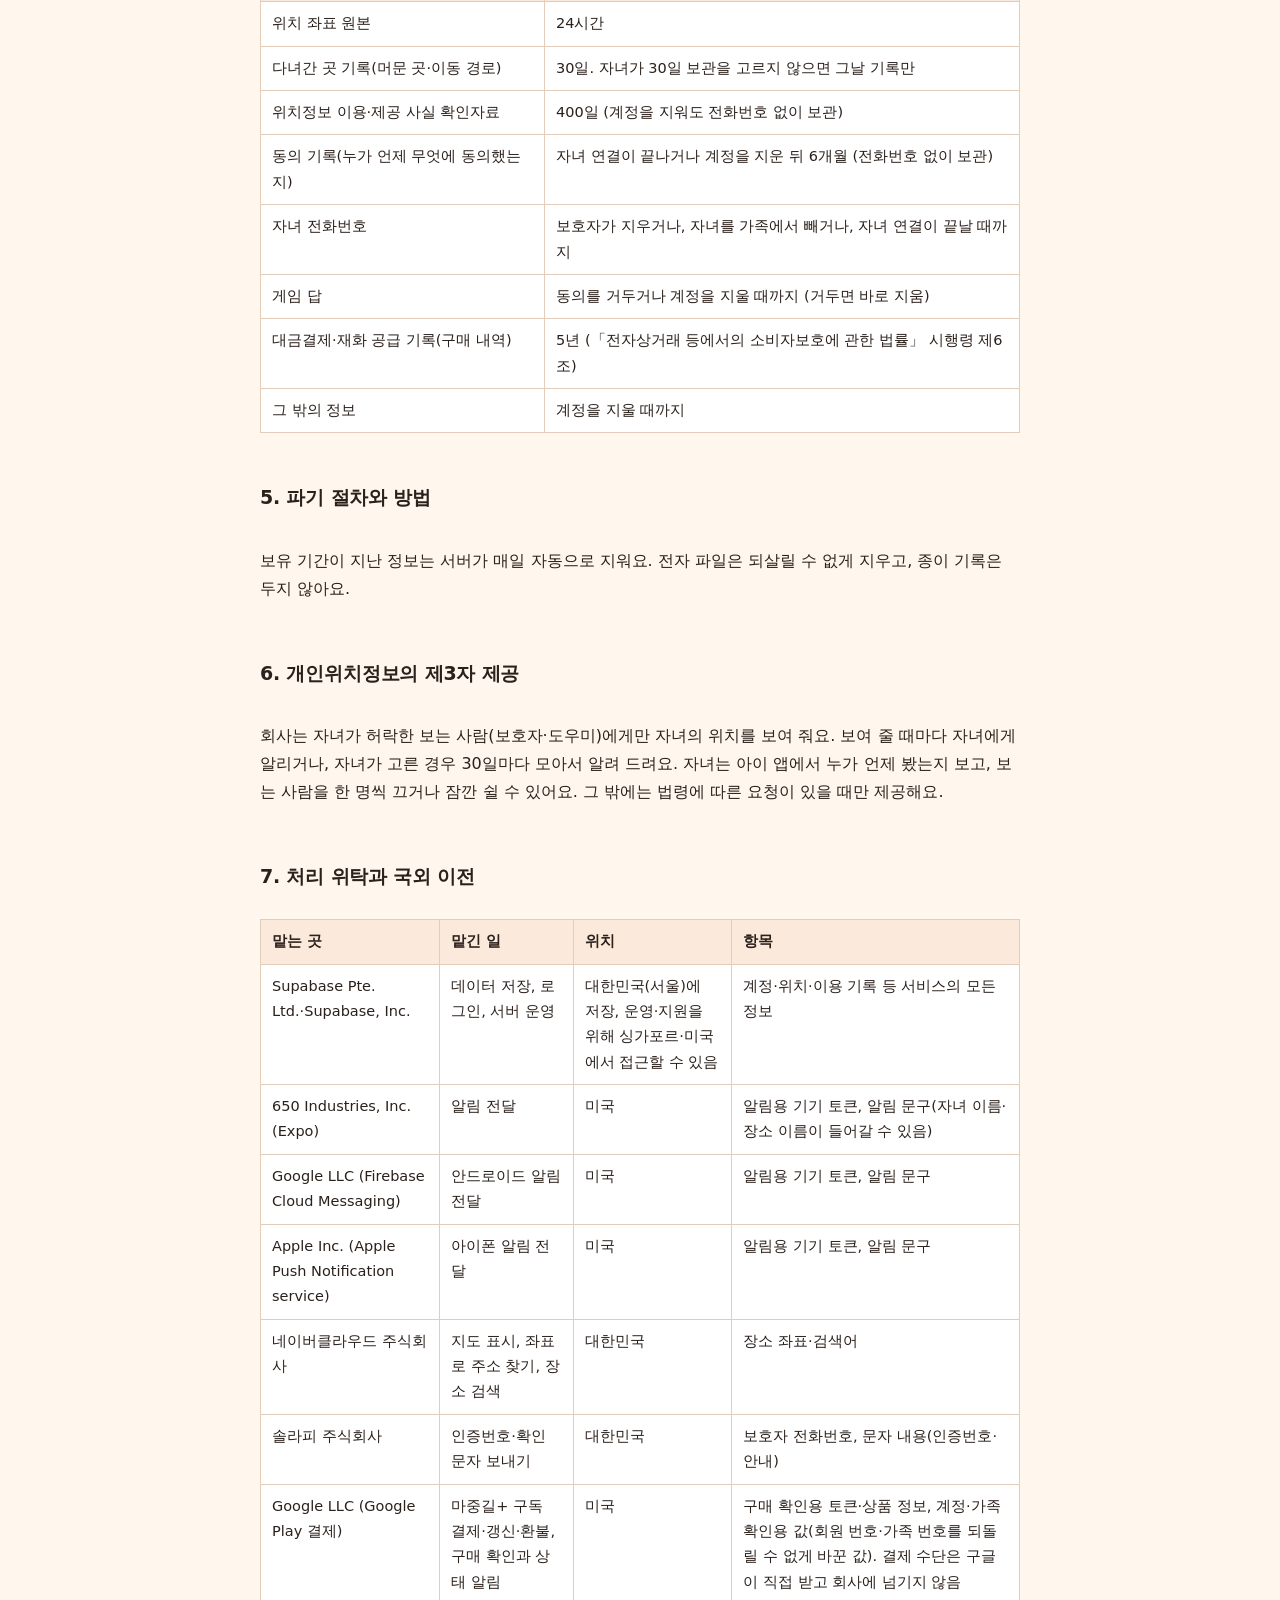
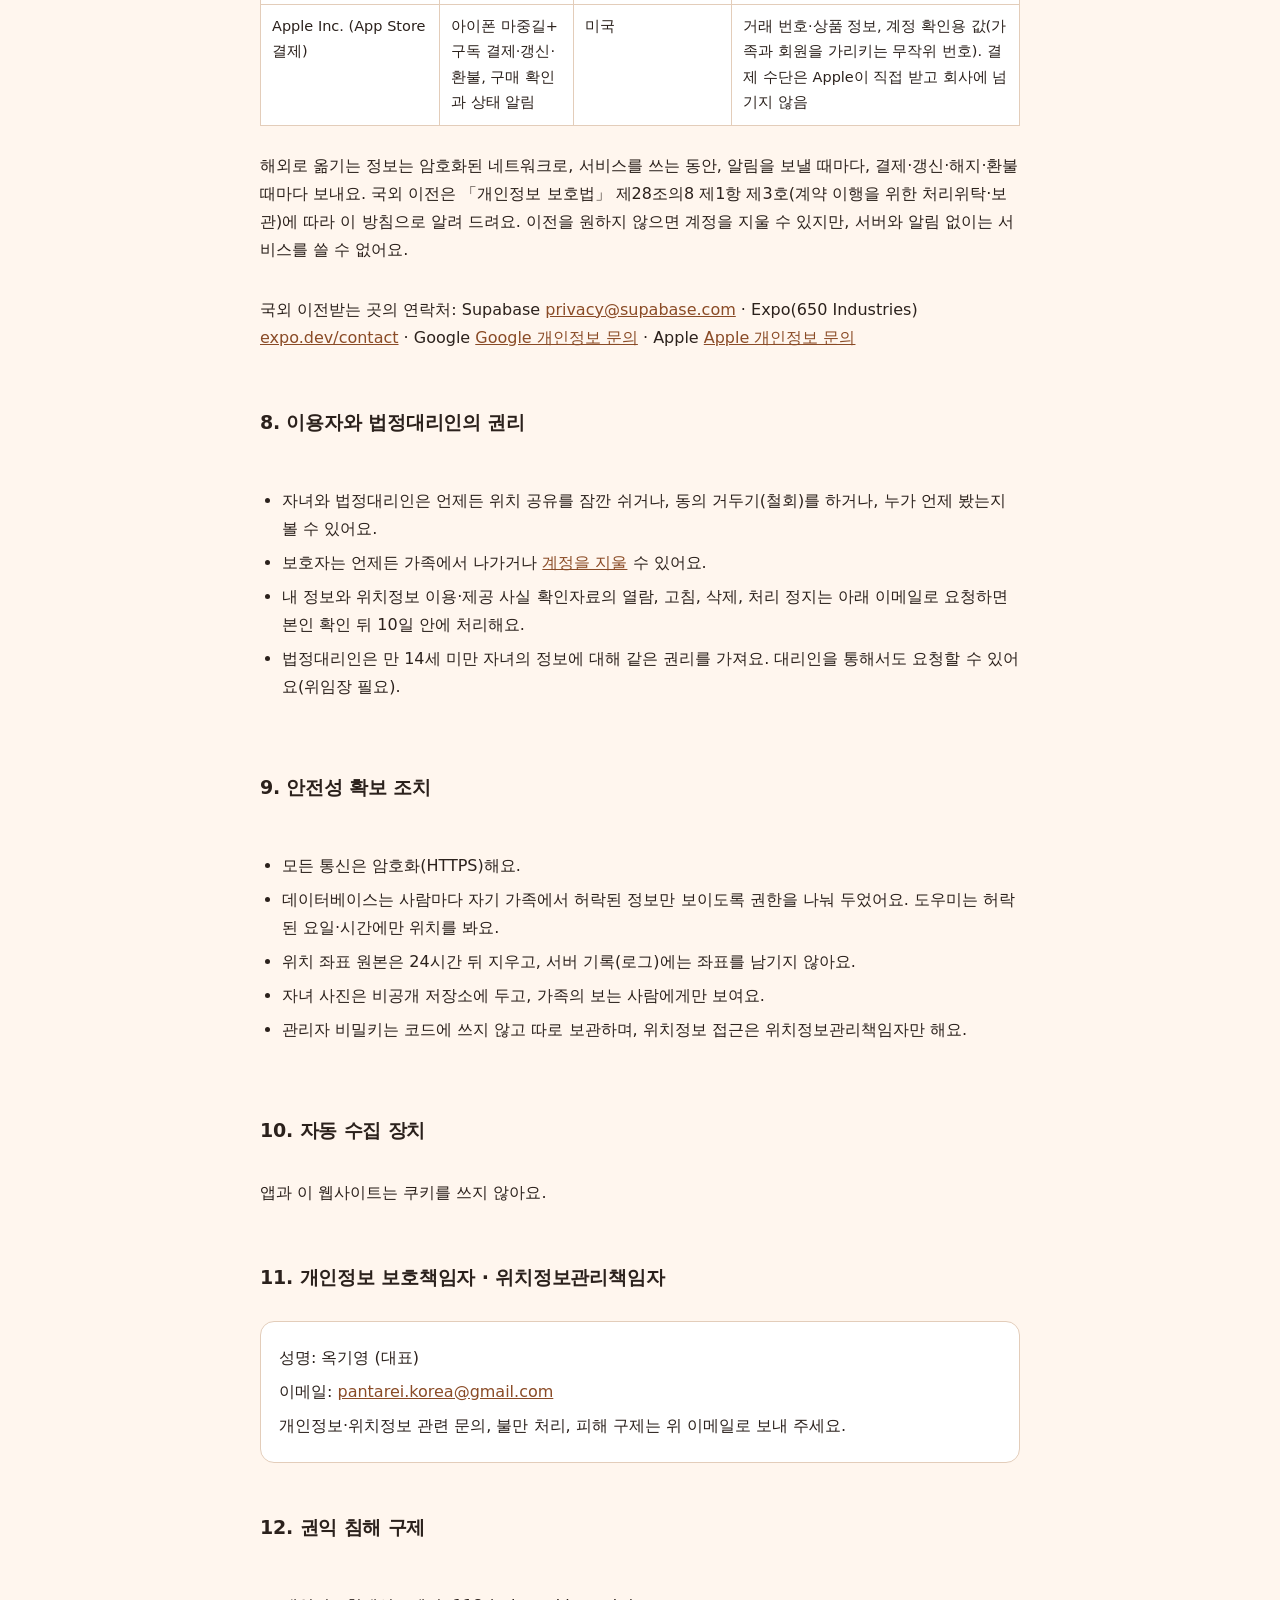
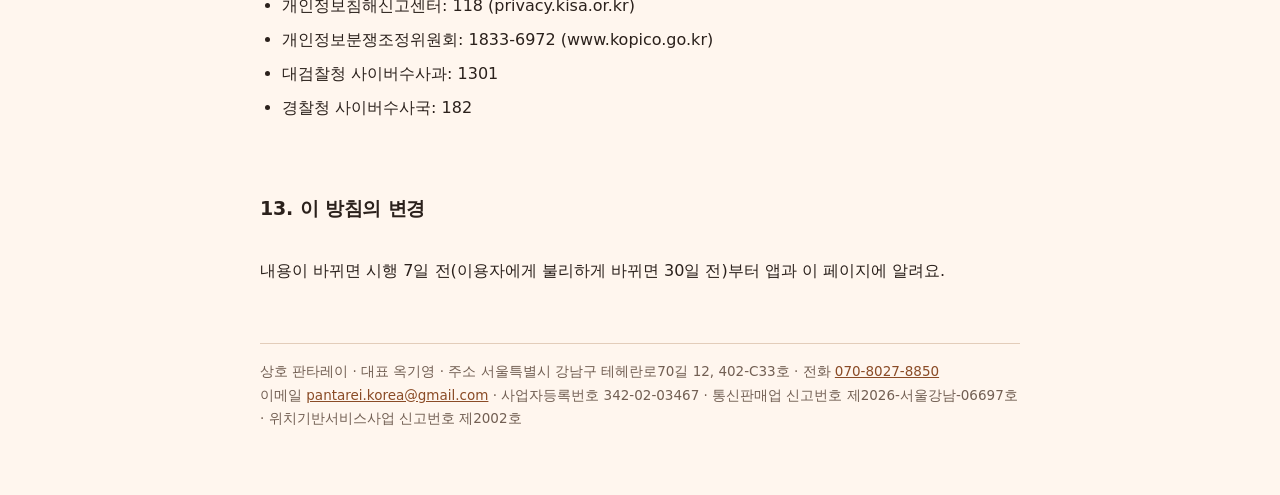
<file: privacy.html>
<!doctype html>
<html lang="ko">
<head>
<meta charset="utf-8">
<meta name="viewport" content="width=device-width,initial-scale=1,viewport-fit=cover">
<title>마중길 개인정보처리방침</title>
<link rel="stylesheet" href="style.css">
</head>
<body>
<main>
<header>
  <a class="brand" href="index.html">마중길</a>
  <h1>개인정보처리방침</h1>
  <p class="meta">시행일 2026년 12월 1일 · 판타레이</p>
</header>
<!-- 초안 (계획 판 p4-1, 2026-11-25). 앱 개인정보·위치 동의 글(src/features/consent/termsText.ts)과 같은 사실을 적는다. 시험 policiesWebSync가 맞춰 본다 -->
<nav class="docs" aria-label="정책 문서">
  <a href="terms.html">이용약관</a><a href="location-terms.html">위치기반서비스 이용약관</a><a href="privacy.html">개인정보처리방침</a><a href="kids.html">아이용 쉬운 안내</a><a href="pricing.html">요금·체험·해지 안내</a><a href="delete-account.html">계정 지우기 안내</a>
</nav>

<div class="soft">판타레이(이하 ‘회사’)는 마중길(이하 ‘서비스’)을 쓰는 보호자와 자녀의 개인정보와 개인위치정보를 「개인정보 보호법」과 「위치정보의 보호 및 이용 등에 관한 법률」에 따라 처리해요. 이 방침은 무엇을 왜 모으고, 얼마나 두고, 누구에게 맡기는지 알려 드려요. 자녀가 읽기 쉬운 안내는 <a href="kids.html">아이용 쉬운 안내</a>에 따로 있어요.</div>

<h2>1. 처리 목적</h2>
<ul>
  <li>회원 확인(전화번호 문자 인증), 가족 연결, 법정대리인 동의 확인</li>
  <li>위치를 보는 사람(보호자·도우미)에게 자녀의 지금 위치, 머문 곳, 이동 경로, 도착·출발 소식 보여 주기</li>
  <li>등록한 장소 도착·출발 알림, 일과표와 비교한 알림(예정보다 늦거나 끝나고 한참 안 나설 때), 배터리 알림</li>
  <li>자녀에게 바로 전화하기(자녀 전화번호를 넣은 경우), 가족 게임(따로 선택 동의한 경우)</li>
  <li>유료 가족 구독 결제 확인, 해지·환불 처리, 결제·환불 분쟁 확인</li>
  <li>고객 문의 응대, 법령이 정한 기록 보관, 버그나 소비자 편의 개선</li>
</ul>

<h2>2. 처리하는 개인정보 항목</h2>
<div class="tw"><table>
  <thead><tr><th>구분</th><th>항목</th><th>모으는 방법</th></tr></thead>
  <tbody>
    <tr><td>보호자 (필수)</td><td>전화번호, 호칭</td><td>가입(문자 인증)과 앱에서 입력</td></tr>
    <tr><td>도우미 (필수)</td><td>전화번호, 호칭, 위치를 볼 수 있는 요일·시간</td><td>보호자가 초대할 때 입력</td></tr>
    <tr><td>등록한 장소</td><td>장소 이름·종류·주소·좌표</td><td>보호자가 앱에서 입력</td></tr>
    <tr><td>자녀 (필수)</td><td>이름(앱에서 부르는 이름), 태어난 해·달</td><td>보호자가 앱에서 입력</td></tr>
    <tr><td>자녀 (선택)</td><td>얼굴(보호자가 고른 사진 또는 캐릭터), 전화번호(보호자가 넣는 경우만)</td><td>보호자가 앱에서 입력</td></tr>
    <tr><td>일과표</td><td>활동 이름·요일·시간·장소, 쉬는 날</td><td>보호자가 앱에서 입력</td></tr>
    <tr><td>개인위치정보 (필수)</td><td>자녀 폰의 위치(좌표), 위치를 잰 시각, 이동 여부, 위치 권한 상태, 배터리 잔량, 머문 곳·이동 경로</td><td>아이 앱을 닫았거나 사용하지 않을 때도 자녀 폰의 위치 기능으로 자동 수집. 보호자 폰의 위치는 수집하지 않아요</td></tr>
    <tr><td>게임 답 (선택)</td><td>자녀와 보호자가 고른 답, 맞힌 개수와 칭호</td><td>따로 선택 동의한 경우에만 앱에서 입력</td></tr>
    <tr><td>자동 생성</td><td>알림용 기기 토큰, 동의 기록, 알림 보낸 기록, 위치정보 이용·제공 사실 확인자료(앱의 ‘누가 봤는지’)</td><td>앱을 쓰는 동안 자동 생성</td></tr>
  </tbody>
</table></div>
<p>자녀 얼굴은 가족의 보는 사람(보호자·도우미)에게 보이고, 자녀가 위치 공유를 끈 사람에게는 보이지 않아요. 자녀 전화번호는 보호자 화면의 통화 바로가기에만 쓰고, 그 자녀의 보호자만 볼 수 있어요(도우미는 볼 수 없어요).</p>

<h2>2-1. 앱 접근 권한</h2>
<p>마중길은 부모 앱(보호자·도우미)과 아이 앱이 따로 있어요. 허용한 권한은 폰 설정 › 애플리케이션 › 마중길(또는 마중길 아이) › 권한에서 언제든 거둘 수 있어요.</p>
<div class="tw"><table>
  <thead><tr><th>앱</th><th>권한</th><th>필수·선택</th><th>쓰는 이유</th><th>허용하지 않으면</th></tr></thead>
  <tbody>
    <tr><td>아이 앱</td><td>위치 (항상 허용, 앱을 닫았을 때 포함)</td><td>필수</td><td>보는 사람(보호자·도우미)에게 자녀의 지금 위치, 머문 곳, 도착·출발을 보여 줘요. 앱을 닫아도 위치를 보내려면 ‘항상 허용’이 필요해요</td><td>보호자 화면에 위치가 꺼진 것으로 보이고, 도착·출발 알림이 가지 않아요</td></tr>
    <tr><td>아이 앱</td><td>정확한 위치</td><td>필수</td><td>학교·학원 같은 장소에 도착했는지 맞게 알아내요</td><td>대략적인 위치만 쓰여 도착·출발이 틀리거나 늦을 수 있어요</td></tr>
    <tr><td>아이 앱</td><td>신체 활동 (안드로이드) · 동작과 피트니스 (아이폰)</td><td>선택</td><td>움직이는지 멈췄는지 알아내, 멈춰 있을 땐 위치를 덜 읽어 배터리를 아껴요</td><td>이동을 늦게 알아채 도착·출발 소식이 늦을 수 있어요</td></tr>
    <tr><td>아이 앱</td><td>알림</td><td>선택</td><td>보는 사람이 내 위치를 본 사실과 연결·동의 안내를 알려 줘요</td><td>앱을 열어 ‘누가 봤는지’에서 볼 수 있어요</td></tr>
    <tr><td>아이 앱</td><td>배터리 절전 예외 (안드로이드)</td><td>선택</td><td>폰이 아이 앱을 재워 위치가 끊기지 않게 해요</td><td>위치가 늦게 오거나 끊길 수 있어요</td></tr>
    <tr><td>부모 앱</td><td>알림</td><td>선택</td><td>자녀의 도착·출발, 일과표와 다를 때, 배터리 알림, 결제·체험 안내를 보내요</td><td>알림을 받을 수 없고, 앱을 열어야 볼 수 있어요</td></tr>
    <tr><td>부모 앱</td><td>카메라</td><td>선택</td><td>학원 시간표를 찍어 일과표에 넣어요. 처음 [사진 찍기]를 누를 때만 물어요</td><td>시간표를 찍어 넣을 수 없고, 손으로 넣어야 해요</td></tr>
  </tbody>
</table></div>
<p>부모 앱은 위치 권한을 쓰지 않아요(보호자 폰의 위치는 모으지 않아요). 자녀 얼굴과 시간표 사진은 폰의 사진 선택기로 고른 사진만 받아서, 사진·동영상 읽기 권한은 묻지 않아요. 두 앱 모두 마이크, 연락처, 광고 ID는 쓰지 않아요.</p>

<h2>3. 만 14세 미만 아동의 개인정보</h2>
<p>만 14세 미만 자녀의 개인정보와 개인위치정보는 법정대리인의 동의를 받은 뒤에만 처리해요. 동의한 뒤 법정대리인의 전화번호로 확인 문자를 보내고, 문자가 나간 뒤부터 동의가 효력을 가져요. 자녀가 만 14세가 되면 자녀에게 직접 다시 동의를 받고, 만 19세가 되는 달에 미리 알리고 위치 공유를 끝내요. 만 8세 이하 아동은 가입할 수 없어요. 자녀에게는 <a href="kids.html">아이용 쉬운 안내</a>로 알기 쉽게 알려요.</p>

<h2>4. 보유 기간</h2>
<p>계정을 지우면 아래 표에서 따로 적은 것을 빼고 바로 지워요.</p>
<div class="tw"><table>
  <thead><tr><th>정보</th><th>보유 기간</th></tr></thead>
  <tbody>
    <tr><td>위치 좌표 원본</td><td>24시간</td></tr>
    <tr><td>다녀간 곳 기록(머문 곳·이동 경로)</td><td>30일. 자녀가 30일 보관을 고르지 않으면 그날 기록만</td></tr>
    <tr><td>위치정보 이용·제공 사실 확인자료</td><td>400일 (계정을 지워도 전화번호 없이 보관)</td></tr>
    <tr><td>동의 기록(누가 언제 무엇에 동의했는지)</td><td>자녀 연결이 끝나거나 계정을 지운 뒤 6개월 (전화번호 없이 보관)</td></tr>
    <tr><td>자녀 전화번호</td><td>보호자가 지우거나, 자녀를 가족에서 빼거나, 자녀 연결이 끝날 때까지</td></tr>
    <tr><td>게임 답</td><td>동의를 거두거나 계정을 지울 때까지 (거두면 바로 지움)</td></tr>
    <tr><td>대금결제·재화 공급 기록(구매 내역)</td><td>5년 (「전자상거래 등에서의 소비자보호에 관한 법률」 시행령 제6조)</td></tr>
    <tr><td>그 밖의 정보</td><td>계정을 지울 때까지</td></tr>
  </tbody>
</table></div>

<h2>5. 파기 절차와 방법</h2>
<p>보유 기간이 지난 정보는 서버가 매일 자동으로 지워요. 전자 파일은 되살릴 수 없게 지우고, 종이 기록은 두지 않아요.</p>

<h2>6. 개인위치정보의 제3자 제공</h2>
<p>회사는 자녀가 허락한 보는 사람(보호자·도우미)에게만 자녀의 위치를 보여 줘요. 보여 줄 때마다 자녀에게 알리거나, 자녀가 고른 경우 30일마다 모아서 알려 드려요. 자녀는 아이 앱에서 누가 언제 봤는지 보고, 보는 사람을 한 명씩 끄거나 잠깐 쉴 수 있어요. 그 밖에는 법령에 따른 요청이 있을 때만 제공해요.</p>

<h2>7. 처리 위탁과 국외 이전</h2>
<div class="tw"><table>
  <thead><tr><th>맡는 곳</th><th>맡긴 일</th><th>위치</th><th>항목</th></tr></thead>
  <tbody>
    <tr><td>Supabase Pte. Ltd.·Supabase, Inc.</td><td>데이터 저장, 로그인, 서버 운영</td><td>대한민국(서울)에 저장, 운영·지원을 위해 싱가포르·미국에서 접근할 수 있음</td><td>계정·위치·이용 기록 등 서비스의 모든 정보</td></tr>
    <tr><td>650 Industries, Inc. (Expo)</td><td>알림 전달</td><td>미국</td><td>알림용 기기 토큰, 알림 문구(자녀 이름·장소 이름이 들어갈 수 있음)</td></tr>
    <tr><td>Google LLC (Firebase Cloud Messaging)</td><td>안드로이드 알림 전달</td><td>미국</td><td>알림용 기기 토큰, 알림 문구</td></tr>
    <tr><td>Apple Inc. (Apple Push Notification service)</td><td>아이폰 알림 전달</td><td>미국</td><td>알림용 기기 토큰, 알림 문구</td></tr>
    <tr><td>네이버클라우드 주식회사</td><td>지도 표시, 좌표로 주소 찾기, 장소 검색</td><td>대한민국</td><td>장소 좌표·검색어</td></tr>
    <tr><td>솔라피 주식회사</td><td>인증번호·확인 문자 보내기</td><td>대한민국</td><td>보호자 전화번호, 문자 내용(인증번호·안내)</td></tr>
    <tr><td>Google LLC (Google Play 결제)</td><td>마중길+ 구독 결제·갱신·환불, 구매 확인과 상태 알림</td><td>미국</td><td>구매 확인용 토큰·상품 정보, 계정·가족 확인용 값(회원 번호·가족 번호를 되돌릴 수 없게 바꾼 값). 결제 수단은 구글이 직접 받고 회사에 넘기지 않음</td></tr>
    <tr><td>Apple Inc. (App Store 결제)</td><td>아이폰 마중길+ 구독 결제·갱신·환불, 구매 확인과 상태 알림</td><td>미국</td><td>거래 번호·상품 정보, 계정 확인용 값(가족과 회원을 가리키는 무작위 번호). 결제 수단은 Apple이 직접 받고 회사에 넘기지 않음</td></tr>
  </tbody>
</table></div>
<p>해외로 옮기는 정보는 암호화된 네트워크로, 서비스를 쓰는 동안, 알림을 보낼 때마다, 결제·갱신·해지·환불 때마다 보내요. 국외 이전은 「개인정보 보호법」 제28조의8 제1항 제3호(계약 이행을 위한 처리위탁·보관)에 따라 이 방침으로 알려 드려요. 이전을 원하지 않으면 계정을 지울 수 있지만, 서버와 알림 없이는 서비스를 쓸 수 없어요.</p>
<p>국외 이전받는 곳의 연락처: Supabase <a href="mailto:privacy@supabase.com">privacy@supabase.com</a> · Expo(650 Industries) <a href="https://expo.dev/contact">expo.dev/contact</a> · Google <a href="https://support.google.com/policies/troubleshooter/7575787">Google 개인정보 문의</a> · Apple <a href="https://www.apple.com/legal/privacy/contact/">Apple 개인정보 문의</a></p>

<h2>8. 이용자와 법정대리인의 권리</h2>
<ul>
  <li>자녀와 법정대리인은 언제든 위치 공유를 잠깐 쉬거나, 동의 거두기(철회)를 하거나, 누가 언제 봤는지 볼 수 있어요.</li>
  <li>보호자는 언제든 가족에서 나가거나 <a href="delete-account.html">계정을 지울</a> 수 있어요.</li>
  <li>내 정보와 위치정보 이용·제공 사실 확인자료의 열람, 고침, 삭제, 처리 정지는 아래 이메일로 요청하면 본인 확인 뒤 10일 안에 처리해요.</li>
  <li>법정대리인은 만 14세 미만 자녀의 정보에 대해 같은 권리를 가져요. 대리인을 통해서도 요청할 수 있어요(위임장 필요).</li>
</ul>

<h2>9. 안전성 확보 조치</h2>
<ul>
  <li>모든 통신은 암호화(HTTPS)해요.</li>
  <li>데이터베이스는 사람마다 자기 가족에서 허락된 정보만 보이도록 권한을 나눠 두었어요. 도우미는 허락된 요일·시간에만 위치를 봐요.</li>
  <li>위치 좌표 원본은 24시간 뒤 지우고, 서버 기록(로그)에는 좌표를 남기지 않아요.</li>
  <li>자녀 사진은 비공개 저장소에 두고, 가족의 보는 사람에게만 보여요.</li>
  <li>관리자 비밀키는 코드에 쓰지 않고 따로 보관하며, 위치정보 접근은 위치정보관리책임자만 해요.</li>
</ul>

<h2>10. 자동 수집 장치</h2>
<p>앱과 이 웹사이트는 쿠키를 쓰지 않아요.</p>

<h2>11. 개인정보 보호책임자 · 위치정보관리책임자</h2>
<div class="box">
  <p>성명: 옥기영 (대표)</p>
  <p>이메일: <a href="mailto:pantarei.korea@gmail.com">pantarei.korea@gmail.com</a></p>
  <p>개인정보·위치정보 관련 문의, 불만 처리, 피해 구제는 위 이메일로 보내 주세요.</p>
</div>

<h2>12. 권익 침해 구제</h2>
<ul>
  <li>개인정보침해신고센터: 118 (privacy.kisa.or.kr)</li>
  <li>개인정보분쟁조정위원회: 1833-6972 (www.kopico.go.kr)</li>
  <li>대검찰청 사이버수사과: 1301</li>
  <li>경찰청 사이버수사국: 182</li>
</ul>

<h2>13. 이 방침의 변경</h2>
<p>내용이 바뀌면 시행 7일 전(이용자에게 불리하게 바뀌면 30일 전)부터 앱과 이 페이지에 알려요.</p>

<footer>
  상호 판타레이 · 대표 옥기영 · 주소 서울특별시 강남구 테헤란로70길 12, 402-C33호 · 전화 <a href="tel:07080278850">070-8027-8850</a><br>
  이메일 <a href="mailto:pantarei.korea@gmail.com">pantarei.korea@gmail.com</a> · 사업자등록번호 342-02-03467 · 통신판매업 신고번호 제2026-서울강남-06697호 · 위치기반서비스사업 신고번호 제2002호
</footer>
</main>
</body>
</html>
</file>
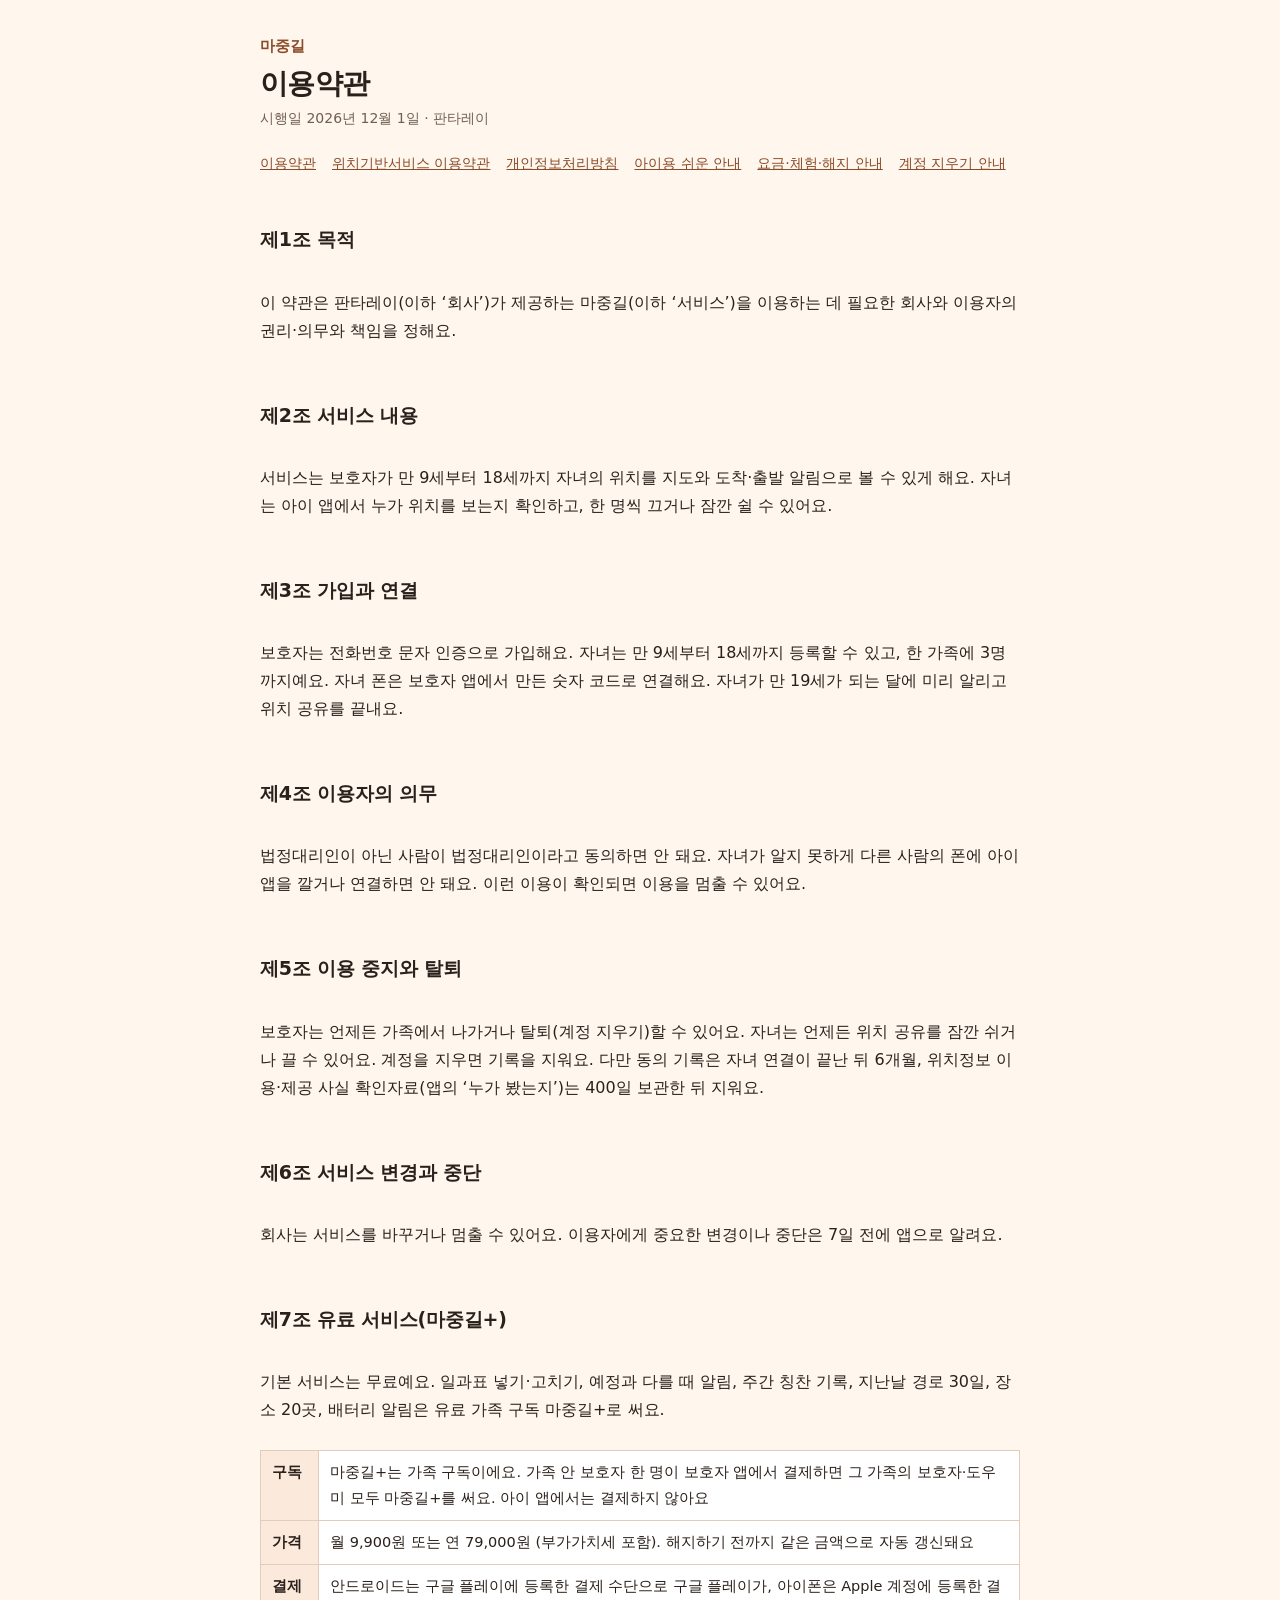
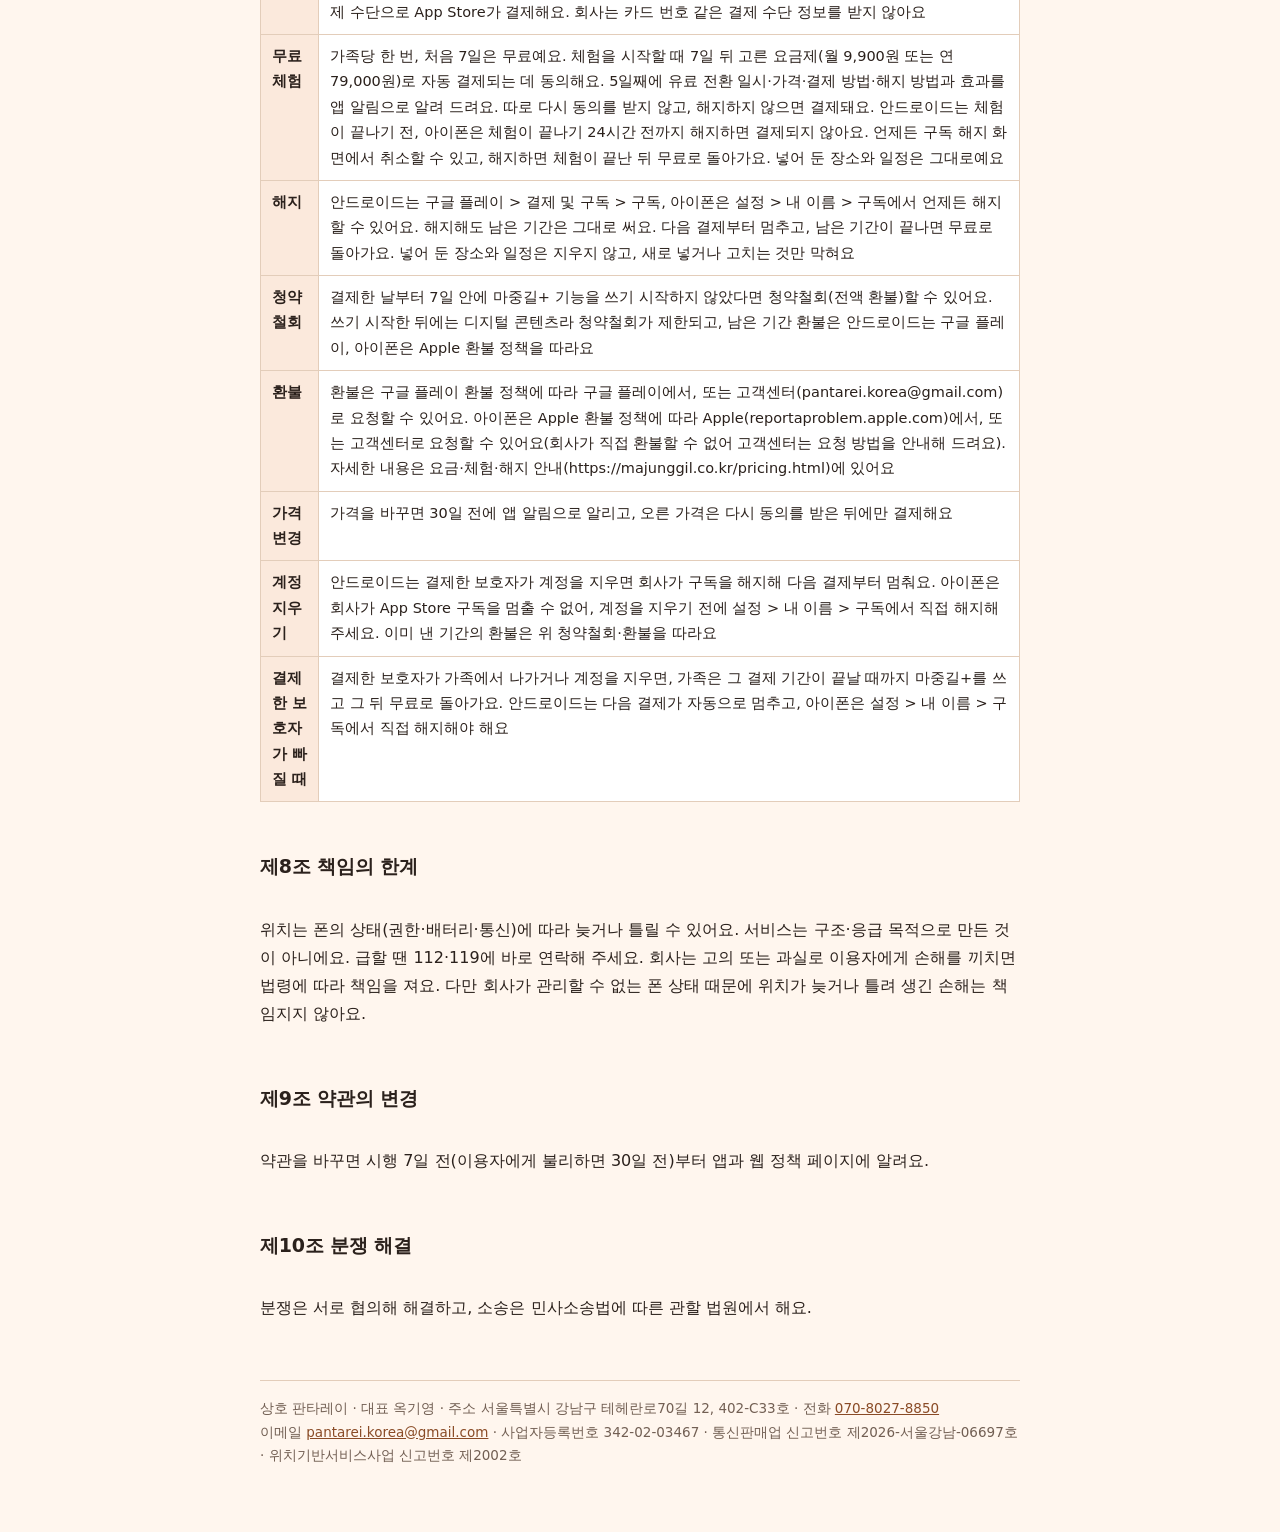
<file: terms.html>
<!doctype html>
<html lang="ko">
<head>
<meta charset="utf-8">
<meta name="viewport" content="width=device-width,initial-scale=1,viewport-fit=cover">
<title>마중길 이용약관</title>
<link rel="stylesheet" href="style.css">
</head>
<body>
<main>
<header>
  <a class="brand" href="index.html">마중길</a>
  <h1>이용약관</h1>
  <p class="meta">시행일 2026년 12월 1일 · 판타레이</p>
</header>

<!-- 이 파일은 앱 원본 src/features/consent/termsText.ts에서 만든다. 직접 고치지 말고 원본을 고친 뒤 UPDATE_POLICIES=1 npx jest policiesWebSync -->
<nav class="docs" aria-label="정책 문서">
  <a href="terms.html">이용약관</a><a href="location-terms.html">위치기반서비스 이용약관</a><a href="privacy.html">개인정보처리방침</a><a href="kids.html">아이용 쉬운 안내</a><a href="pricing.html">요금·체험·해지 안내</a><a href="delete-account.html">계정 지우기 안내</a>
</nav>

<h2>제1조 목적</h2>
<p>이 약관은 판타레이(이하 ‘회사’)가 제공하는 마중길(이하 ‘서비스’)을 이용하는 데 필요한 회사와 이용자의 권리·의무와 책임을 정해요.</p>

<h2>제2조 서비스 내용</h2>
<p>서비스는 보호자가 만 9세부터 18세까지 자녀의 위치를 지도와 도착·출발 알림으로 볼 수 있게 해요. 자녀는 아이 앱에서 누가 위치를 보는지 확인하고, 한 명씩 끄거나 잠깐 쉴 수 있어요.</p>

<h2>제3조 가입과 연결</h2>
<p>보호자는 전화번호 문자 인증으로 가입해요. 자녀는 만 9세부터 18세까지 등록할 수 있고, 한 가족에 3명까지예요. 자녀 폰은 보호자 앱에서 만든 숫자 코드로 연결해요. 자녀가 만 19세가 되는 달에 미리 알리고 위치 공유를 끝내요.</p>

<h2>제4조 이용자의 의무</h2>
<p>법정대리인이 아닌 사람이 법정대리인이라고 동의하면 안 돼요. 자녀가 알지 못하게 다른 사람의 폰에 아이 앱을 깔거나 연결하면 안 돼요. 이런 이용이 확인되면 이용을 멈출 수 있어요.</p>

<h2>제5조 이용 중지와 탈퇴</h2>
<p>보호자는 언제든 가족에서 나가거나 탈퇴(계정 지우기)할 수 있어요. 자녀는 언제든 위치 공유를 잠깐 쉬거나 끌 수 있어요. 계정을 지우면 기록을 지워요. 다만 동의 기록은 자녀 연결이 끝난 뒤 6개월, 위치정보 이용·제공 사실 확인자료(앱의 ‘누가 봤는지’)는 400일 보관한 뒤 지워요.</p>

<h2>제6조 서비스 변경과 중단</h2>
<p>회사는 서비스를 바꾸거나 멈출 수 있어요. 이용자에게 중요한 변경이나 중단은 7일 전에 앱으로 알려요.</p>

<h2>제7조 유료 서비스(마중길+)</h2>
<p>기본 서비스는 무료예요. 일과표 넣기·고치기, 예정과 다를 때 알림, 주간 칭찬 기록, 지난날 경로 30일, 장소 20곳, 배터리 알림은 유료 가족 구독 마중길+로 써요.</p>
<div class="tw"><table>
  <tbody>
    <tr><th>구독</th><td>마중길+는 가족 구독이에요. 가족 안 보호자 한 명이 보호자 앱에서 결제하면 그 가족의 보호자·도우미 모두 마중길+를 써요. 아이 앱에서는 결제하지 않아요</td></tr>
    <tr><th>가격</th><td>월 9,900원 또는 연 79,000원 (부가가치세 포함). 해지하기 전까지 같은 금액으로 자동 갱신돼요</td></tr>
    <tr><th>결제</th><td>안드로이드는 구글 플레이에 등록한 결제 수단으로 구글 플레이가, 아이폰은 Apple 계정에 등록한 결제 수단으로 App Store가 결제해요. 회사는 카드 번호 같은 결제 수단 정보를 받지 않아요</td></tr>
    <tr><th>무료 체험</th><td>가족당 한 번, 처음 7일은 무료예요. 체험을 시작할 때 7일 뒤 고른 요금제(월 9,900원 또는 연 79,000원)로 자동 결제되는 데 동의해요. 5일째에 유료 전환 일시·가격·결제 방법·해지 방법과 효과를 앱 알림으로 알려 드려요. 따로 다시 동의를 받지 않고, 해지하지 않으면 결제돼요. 안드로이드는 체험이 끝나기 전, 아이폰은 체험이 끝나기 24시간 전까지 해지하면 결제되지 않아요. 언제든 구독 해지 화면에서 취소할 수 있고, 해지하면 체험이 끝난 뒤 무료로 돌아가요. 넣어 둔 장소와 일정은 그대로예요</td></tr>
    <tr><th>해지</th><td>안드로이드는 구글 플레이 &gt; 결제 및 구독 &gt; 구독, 아이폰은 설정 &gt; 내 이름 &gt; 구독에서 언제든 해지할 수 있어요. 해지해도 남은 기간은 그대로 써요. 다음 결제부터 멈추고, 남은 기간이 끝나면 무료로 돌아가요. 넣어 둔 장소와 일정은 지우지 않고, 새로 넣거나 고치는 것만 막혀요</td></tr>
    <tr><th>청약철회</th><td>결제한 날부터 7일 안에 마중길+ 기능을 쓰기 시작하지 않았다면 청약철회(전액 환불)할 수 있어요. 쓰기 시작한 뒤에는 디지털 콘텐츠라 청약철회가 제한되고, 남은 기간 환불은 안드로이드는 구글 플레이, 아이폰은 Apple 환불 정책을 따라요</td></tr>
    <tr><th>환불</th><td>환불은 구글 플레이 환불 정책에 따라 구글 플레이에서, 또는 고객센터(pantarei.korea@gmail.com)로 요청할 수 있어요. 아이폰은 Apple 환불 정책에 따라 Apple(reportaproblem.apple.com)에서, 또는 고객센터로 요청할 수 있어요(회사가 직접 환불할 수 없어 고객센터는 요청 방법을 안내해 드려요). 자세한 내용은 요금·체험·해지 안내(https://majunggil.co.kr/pricing.html)에 있어요</td></tr>
    <tr><th>가격 변경</th><td>가격을 바꾸면 30일 전에 앱 알림으로 알리고, 오른 가격은 다시 동의를 받은 뒤에만 결제해요</td></tr>
    <tr><th>계정 지우기</th><td>안드로이드는 결제한 보호자가 계정을 지우면 회사가 구독을 해지해 다음 결제부터 멈춰요. 아이폰은 회사가 App Store 구독을 멈출 수 없어, 계정을 지우기 전에 설정 &gt; 내 이름 &gt; 구독에서 직접 해지해 주세요. 이미 낸 기간의 환불은 위 청약철회·환불을 따라요</td></tr>
    <tr><th>결제한 보호자가 빠질 때</th><td>결제한 보호자가 가족에서 나가거나 계정을 지우면, 가족은 그 결제 기간이 끝날 때까지 마중길+를 쓰고 그 뒤 무료로 돌아가요. 안드로이드는 다음 결제가 자동으로 멈추고, 아이폰은 설정 &gt; 내 이름 &gt; 구독에서 직접 해지해야 해요</td></tr>
  </tbody>
</table></div>

<h2>제8조 책임의 한계</h2>
<p>위치는 폰의 상태(권한·배터리·통신)에 따라 늦거나 틀릴 수 있어요. 서비스는 구조·응급 목적으로 만든 것이 아니에요. 급할 땐 112·119에 바로 연락해 주세요. 회사는 고의 또는 과실로 이용자에게 손해를 끼치면 법령에 따라 책임을 져요. 다만 회사가 관리할 수 없는 폰 상태 때문에 위치가 늦거나 틀려 생긴 손해는 책임지지 않아요.</p>

<h2>제9조 약관의 변경</h2>
<p>약관을 바꾸면 시행 7일 전(이용자에게 불리하면 30일 전)부터 앱과 웹 정책 페이지에 알려요.</p>

<h2>제10조 분쟁 해결</h2>
<p>분쟁은 서로 협의해 해결하고, 소송은 민사소송법에 따른 관할 법원에서 해요.</p>

<footer>
  상호 판타레이 · 대표 옥기영 · 주소 서울특별시 강남구 테헤란로70길 12, 402-C33호 · 전화 <a href="tel:07080278850">070-8027-8850</a><br>
  이메일 <a href="mailto:pantarei.korea@gmail.com">pantarei.korea@gmail.com</a> · 사업자등록번호 342-02-03467 · 통신판매업 신고번호 제2026-서울강남-06697호 · 위치기반서비스사업 신고번호 제2002호
</footer>
</main>
</body>
</html>
</file>
<file: style.css>
/* 마중길 정책 페이지 공용 스타일 (반뼘 정책 페이지와 같은 틀). 색은 앱 '살구' 테마(src/design/themes.ts)와 같은 계열 */
:root{--bg:#FFF6EE;--card:#FFFFFF;--ink:#2B211C;--sub:#725F53;--line:#E3CDBA;--accent:#8A4B26;--soft:#FBE9DC;
  --font:"Pretendard","Apple SD Gothic Neo","Noto Sans KR","Malgun Gothic",system-ui,sans-serif}
@media (prefers-color-scheme:dark){:root{--bg:#1A1410;--card:#241C17;--ink:#F6EBE2;--sub:#C4AE9F;--line:#4A3A30;--accent:#F0A878;--soft:#33271F;color-scheme:dark}}
*{box-sizing:border-box}
body{margin:0;background:var(--bg);color:var(--ink);font-family:var(--font);font-size:16px;line-height:1.75;
  padding:32px max(16px,env(safe-area-inset-right)) 64px max(16px,env(safe-area-inset-left))}
main{max-width:760px;margin:0 auto;display:flex;flex-direction:column;gap:20px}
header .brand{font-weight:800;font-size:15px;color:var(--accent);text-decoration:none}
h1{font-size:28px;line-height:1.3;margin:6px 0 4px;letter-spacing:-.02em}
.meta{color:var(--sub);font-size:14px;margin:0}
h2{font-size:19px;margin:28px 0 6px;letter-spacing:-.01em}
h3{font-size:16px;margin:16px 0 4px}
p,li{margin:6px 0}
ul,ol{padding-left:22px}
.box{background:var(--card);border:1px solid var(--line);border-radius:14px;padding:16px 18px}
.soft{background:var(--soft);border-radius:14px;padding:14px 18px}
.tw{overflow-x:auto}
table{border-collapse:collapse;width:100%;min-width:560px;font-size:14.5px;background:var(--card)}
th,td{border:1px solid var(--line);padding:9px 11px;text-align:left;vertical-align:top}
th{background:var(--soft);font-weight:700}
nav.docs{display:flex;flex-wrap:wrap;gap:8px 16px;font-size:14px}
a{color:var(--accent)}
footer{margin-top:32px;color:var(--sub);font-size:13.5px;border-top:1px solid var(--line);padding-top:16px}
</file>
